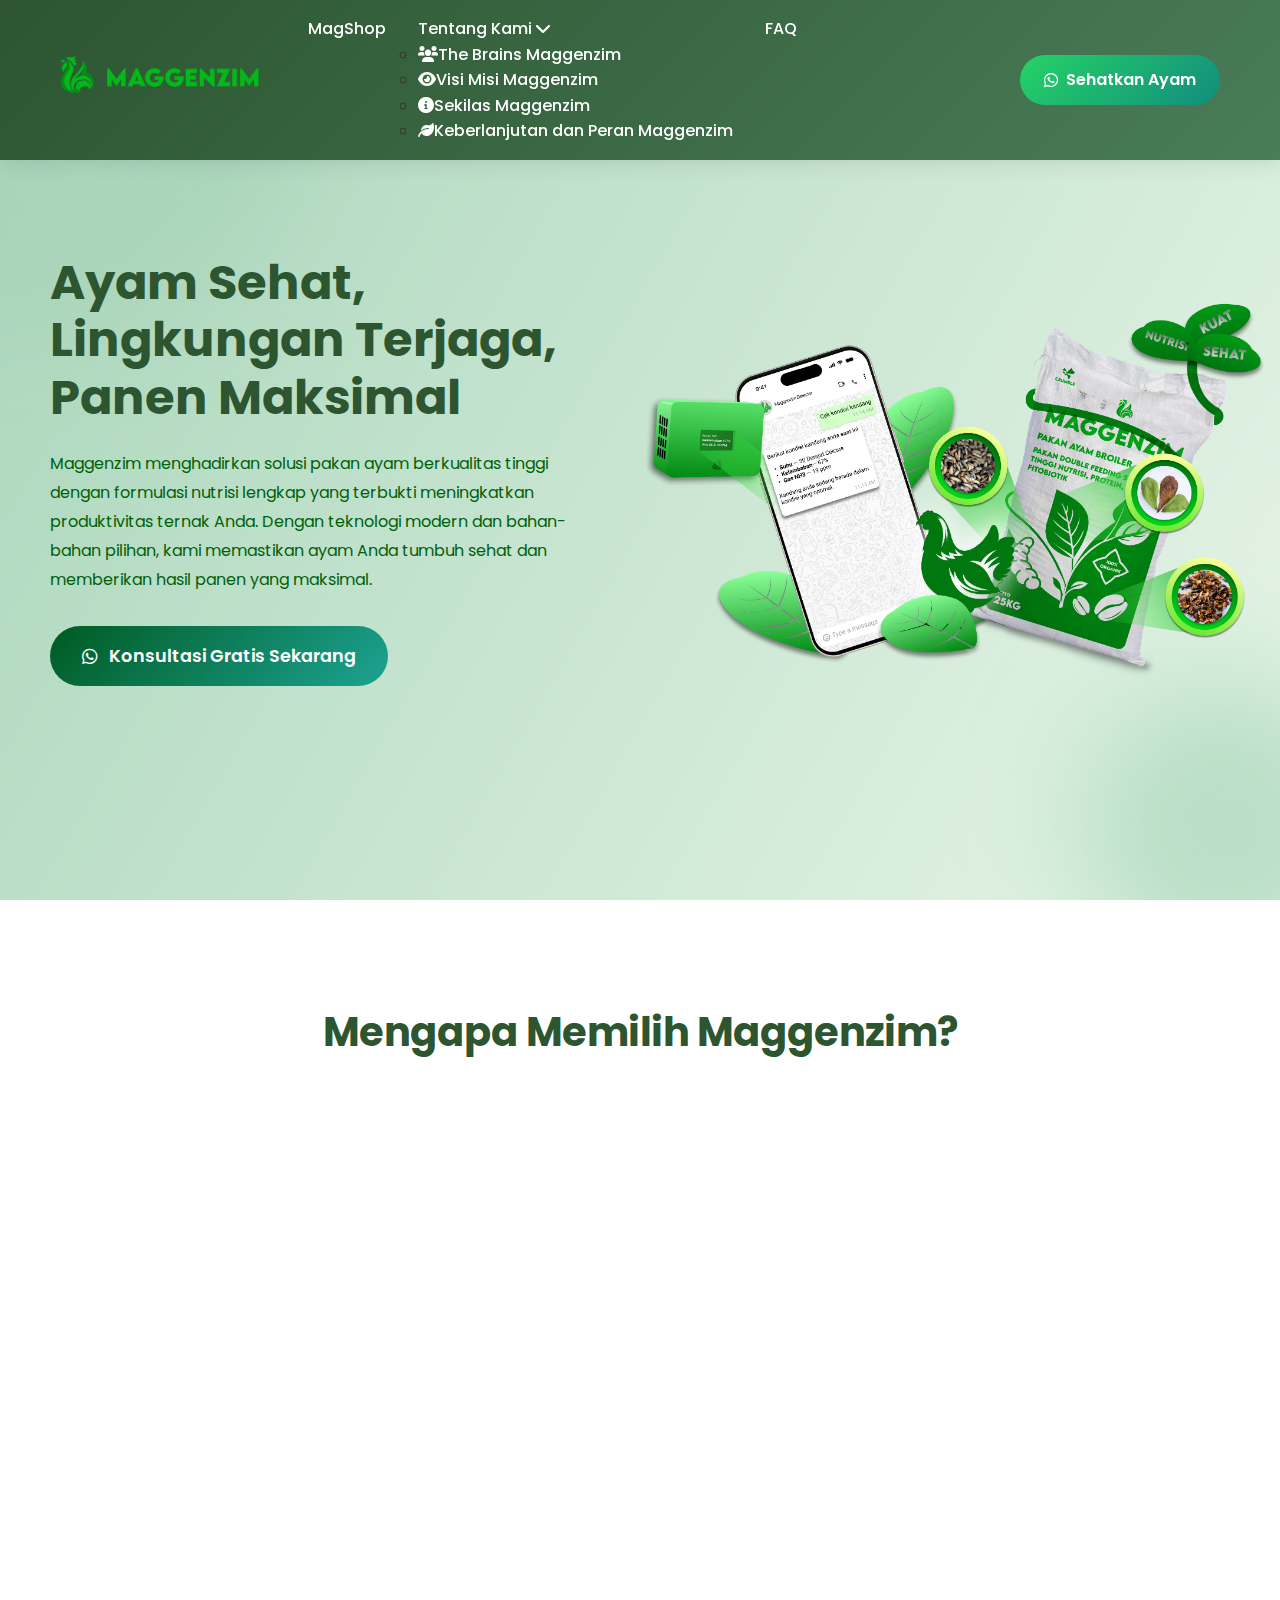
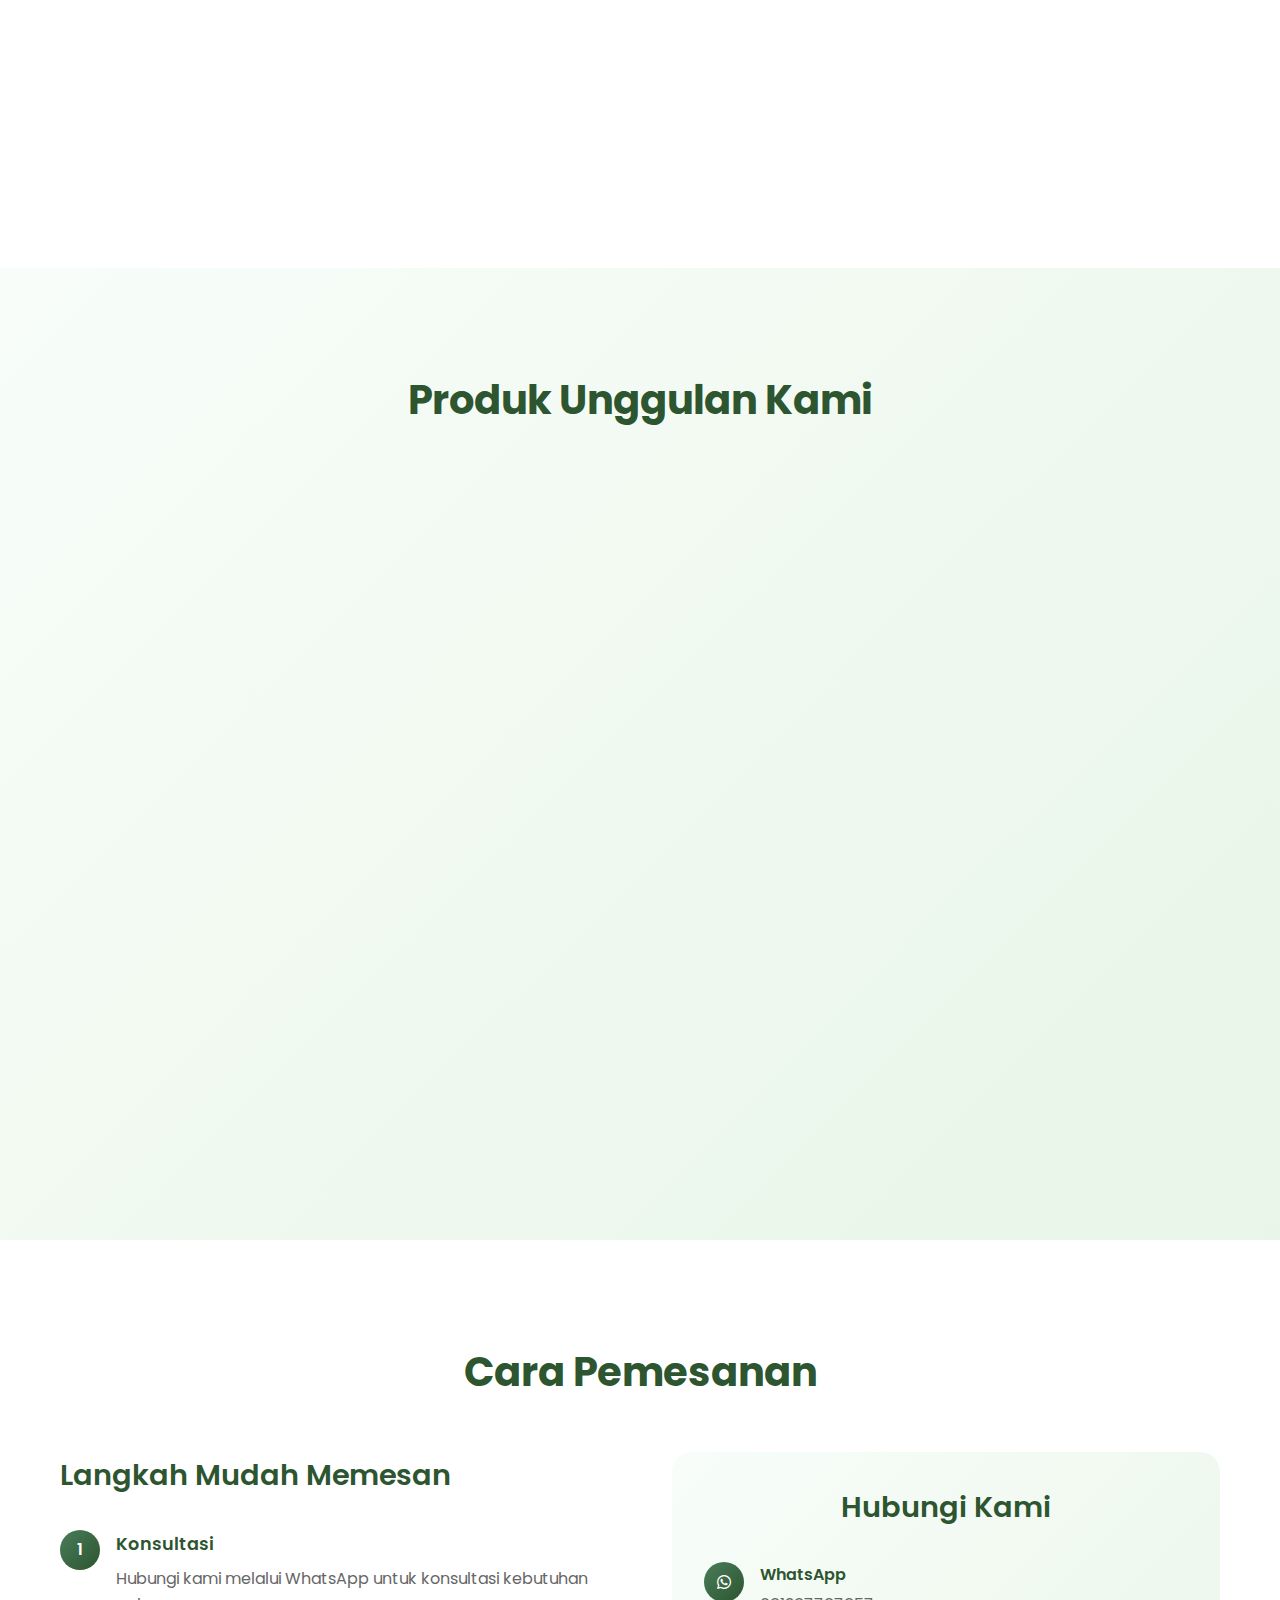
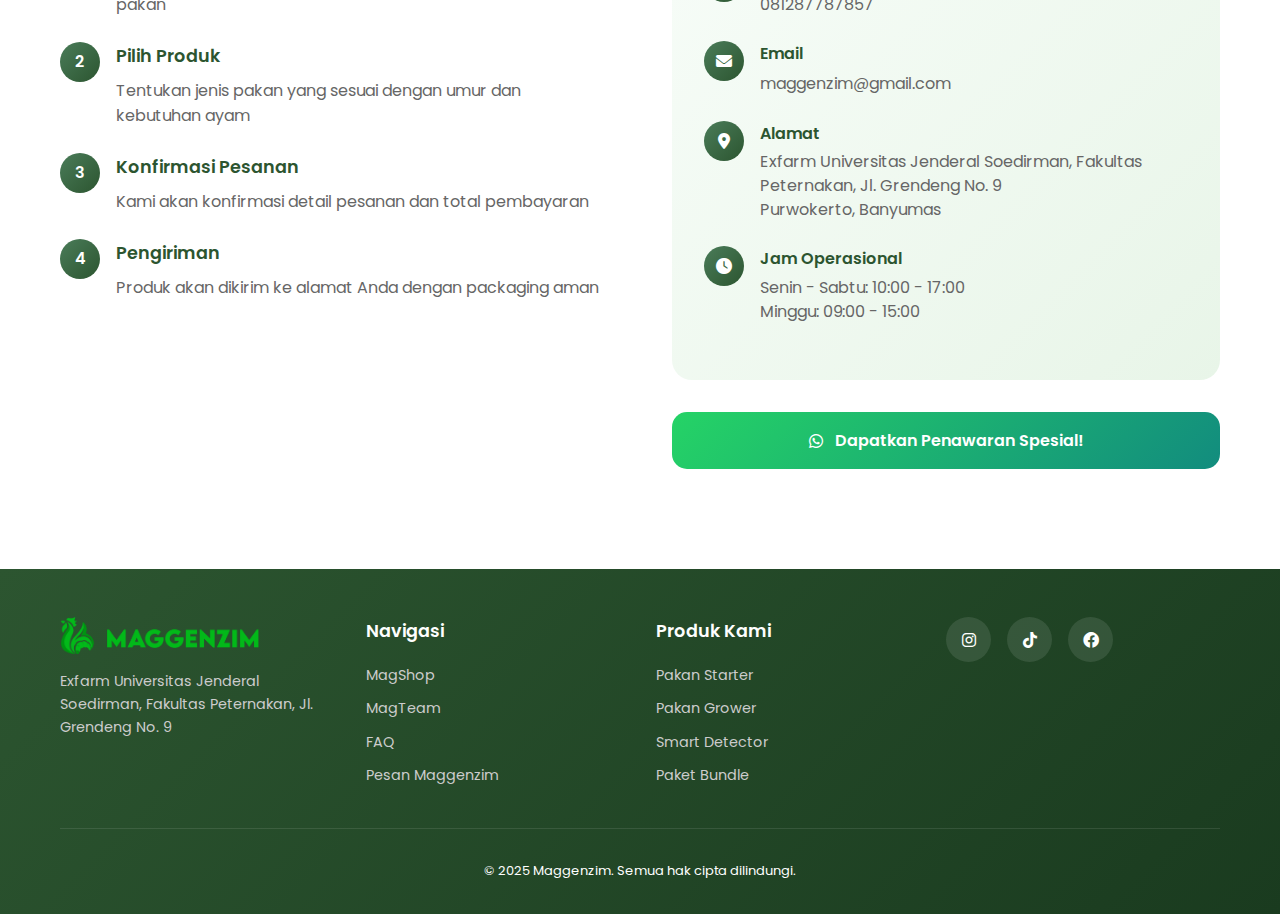
<file: index.html>
<!DOCTYPE html>
<html lang="id">
  <head>
    <meta charset="UTF-8" />
    <meta name="viewport" content="width=device-width, initial-scale=1.0" />
    <title>Maggenzim - Ayam Sehat, Lingkungan Sehat</title>

    <!-- Favicon -->
    <link
      rel="icon"
      type="image/x-icon"
      href="images/favicon_maggenzim/favicon.ico"
    />
    <link
      rel="icon"
      type="image/png"
      sizes="16x16"
      href="images/favicon_maggenzim/favicon-16x16.png"
    />
    <link
      rel="icon"
      type="image/png"
      sizes="32x32"
      href="images/favicon_maggenzim/favicon-32x32.png"
    />
    <link
      rel="apple-touch-icon"
      sizes="180x180"
      href="images/favicon_maggenzim/apple-touch-icon-180x180.png"
    />
    <meta name="theme-color" content="#4a7c59" />

    <link rel="stylesheet" href="css/style.css" />
    <link href="https://unpkg.com/aos@2.3.1/dist/aos.css" rel="stylesheet" />
    <link
      href="https://cdnjs.cloudflare.com/ajax/libs/font-awesome/6.0.0/css/all.min.css"
      rel="stylesheet"
    />
    <link
      href="https://fonts.googleapis.com/css2?family=Poppins:wght@300;400;500;600;700&display=swap"
      rel="stylesheet"
    />
  </head>
  <body>
    <!-- Navbar -->
    <nav class="navbar">
      <div class="nav-container">
        <div class="nav-left">
          <div class="logo">
            <a href="index.html">
              <img src="images/LogoWebMag.png" alt="Maggenzim Logo" />
            </a>
          </div>
          <ul class="nav-menu desktop-menu">
            <li><a href="magshop.html">MagShop</a></li>
            <li class="dropdown">
              <a href="#" class="#"
                >Tentang Kami <i class="fas fa-chevron-down"></i
              ></a>
              <ul class="dropdown-menu">
                <li>
                  <a href="magteam.html"
                    ><i class="fas fa-users"></i>The Brains Maggenzim</a
                  >
                </li>
                <li>
                  <a href="visi-misi.html"
                    ><i class="fas fa-eye"></i>Visi Misi Maggenzim</a
                  >
                </li>
                <li>
                  <a href="sekilas-maggenzim.html"
                    ><i class="fas fa-info-circle"></i>Sekilas Maggenzim</a
                  >
                </li>
                <li>
                  <a href="keberlanjutan.html"
                    ><i class="fas fa-leaf"></i>Keberlanjutan dan Peran
                    Maggenzim</a
                  >
                </li>
              </ul>
            </li>
            <li><a href="faq.html">FAQ</a></li>
          </ul>
        </div>
        <div class="nav-right">
          <a href="https://wa.me/081287787857" class="cta-btn" target="_blank">
            <i class="fab fa-whatsapp"></i>
            Sehatkan Ayam
          </a>
          <button class="hamburger">
            <span></span>
            <span></span>
            <span></span>
          </button>
        </div>

        <!-- Mobile Menu -->
        <div class="mobile-menu">
          <ul>
            <li><a href="magshop.html">MagShop</a></li>
            <li class="mobile-dropdown">
              <a href="#" class="mobile-dropdown-toggle"
                >Tentang Kami <i class="fas fa-chevron-down"></i
              ></a>
              <ul class="mobile-dropdown-menu">
                <li>
                  <a href="magteam.html"
                    ><i class="fas fa-users"></i>The Brains Maggenzim</a
                  >
                </li>
                <li>
                  <a href="visi-misi.html"
                    ><i class="fas fa-eye"></i>Visi Misi Maggenzim</a
                  >
                </li>
                <li>
                  <a href="sekilas-maggenzim.html"
                    ><i class="fas fa-info-circle"></i>Sekilas Maggenzim</a
                  >
                </li>
                <li>
                  <a href="keberlanjutan.html"
                    ><i class="fas fa-leaf"></i>Keberlanjutan dan Peran
                    Maggenzim</a
                  >
                </li>
              </ul>
            </li>
            <li><a href="faq.html">FAQ</a></li>
            <li class="mobile-cta">
              <a
                href="https://wa.me/081287787857"
                target="_blank"
                rel="noopener"
              >
                <i class="fab fa-whatsapp"></i>
                Sehatkan Ayam
              </a>
            </li>
          </ul>
        </div>
      </div>
    </nav>

    <!-- Hero Section -->
    <section class="hero">
      <div class="hero-container">
        <div class="hero-left">
          <h1 class="hero-title">
            Ayam Sehat, Lingkungan Terjaga, Panen Maksimal
          </h1>
          <p class="hero-description">
            Maggenzim menghadirkan solusi pakan ayam berkualitas tinggi dengan
            formulasi nutrisi lengkap yang terbukti meningkatkan produktivitas
            ternak Anda. Dengan teknologi modern dan bahan-bahan pilihan, kami
            memastikan ayam Anda tumbuh sehat dan memberikan hasil panen yang
            maksimal.
          </p>
          <a href="https://wa.me/081287787857" class="hero-cta" target="_blank">
            <i class="fab fa-whatsapp"></i>
            Konsultasi Gratis Sekarang
          </a>
        </div>
        <div class="hero-right">
          <img
            src="images/hero.png"
            alt="Produk Maggenzim"
            class="hero-image"
          />
        </div>
      </div>
    </section>

    <!-- Why Choose Us Section -->
    <section class="features">
      <div class="container">
        <h2 class="section-title">Mengapa Memilih Maggenzim?</h2>
        <div class="features-grid">
          <div class="feature-card" data-aos="fade-up" data-aos-delay="100">
            <div class="feature-icon">
              <i class="fas fa-dna"></i>
            </div>
            <h3>Formulasi Nutrisi Lengkap</h3>
            <p>
              Mengandung protein, vitamin, dan mineral esensial untuk
              pertumbuhan pesat ayam Anda.
            </p>
          </div>

          <div class="feature-card" data-aos="fade-up" data-aos-delay="200">
            <div class="feature-icon">
              <i class="fas fa-chart-line"></i>
            </div>
            <h3>Meningkatkan FCR</h3>
            <p>
              Konversi pakan lebih efisien, mengurangi biaya produksi hingga
              20%.
            </p>
          </div>

          <div class="feature-card" data-aos="fade-up" data-aos-delay="300">
            <div class="feature-icon">
              <i class="fas fa-shield-alt"></i>
            </div>
            <h3>Meningkatkan Imunitas</h3>
            <p>
              Ayam lebih sehat, angka kematian rendah, dan tahan terhadap
              berbagai penyakit.
            </p>
          </div>

          <div class="feature-card" data-aos="fade-up" data-aos-delay="400">
            <div class="feature-icon">
              <i class="fas fa-weight"></i>
            </div>
            <h3>Bobot Optimal</h3>
            <p>
              Terbukti menghasilkan bobot optimal. Ribuan peternak telah
              merasakan hasilnya.
            </p>
          </div>
        </div>
      </div>
    </section>

    <!-- Products Section -->
    <section class="products">
      <div class="container">
        <h2 class="section-title">Produk Unggulan Kami</h2>
        <div class="products-grid">
          <div class="product-card" data-aos="zoom-in" data-aos-delay="100">
            <div class="product-image">
              <img src="images/produk/MashMaggenzim.png" alt="Pakan Starter" />
            </div>
            <div class="product-info">
              <h3>Pakan Starter</h3>
              <p>Nutrisi lengkap untuk anak ayam umur 0-3 minggu</p>
              <div class="product-buttons">
                <button
                  class="btn-detail"
                  onclick="showProductDetail('starter')"
                >
                  Lihat Detail
                </button>
              </div>
            </div>
          </div>

          <div class="product-card" data-aos="zoom-in" data-aos-delay="200">
            <div class="product-image">
              <img src="images/produk/CrumbMaggenzim.png" alt="Pakan Grower" />
            </div>
            <div class="product-info">
              <h3>Pakan Grower</h3>
              <p>Formula khusus untuk pertumbuhan ayam umur 4-6 minggu</p>
              <div class="product-buttons">
                <button
                  class="btn-detail"
                  onclick="showProductDetail('grower')"
                >
                  Lihat Detail
                </button>
              </div>
            </div>
          </div>

          <div class="product-card" data-aos="zoom-in" data-aos-delay="400">
            <div class="product-image">
              <img src="images/produk/SDMaggenzim.png" alt="Smart Detector" />
            </div>
            <div class="product-info">
              <h3>Smart Detector</h3>
              <p>Alat monitoring kesehatan ayam berbasis teknologi</p>
              <div class="product-buttons">
                <button
                  class="btn-detail"
                  onclick="showProductDetail('detector')"
                >
                  Lihat Detail
                </button>
              </div>
            </div>
          </div>
        </div>
      </div>
    </section>

    <!-- Contact Section -->
    <section class="contact">
      <div class="container">
        <h2 class="section-title">Cara Pemesanan</h2>
        <div class="contact-content">
          <div class="contact-left">
            <h3>Langkah Mudah Memesan</h3>
            <div class="steps">
              <div class="step">
                <div class="step-number">1</div>
                <div class="step-content">
                  <h4>Konsultasi</h4>
                  <p>
                    Hubungi kami melalui WhatsApp untuk konsultasi kebutuhan
                    pakan
                  </p>
                </div>
              </div>
              <div class="step">
                <div class="step-number">2</div>
                <div class="step-content">
                  <h4>Pilih Produk</h4>
                  <p>
                    Tentukan jenis pakan yang sesuai dengan umur dan kebutuhan
                    ayam
                  </p>
                </div>
              </div>
              <div class="step">
                <div class="step-number">3</div>
                <div class="step-content">
                  <h4>Konfirmasi Pesanan</h4>
                  <p>
                    Kami akan konfirmasi detail pesanan dan total pembayaran
                  </p>
                </div>
              </div>
              <div class="step">
                <div class="step-number">4</div>
                <div class="step-content">
                  <h4>Pengiriman</h4>
                  <p>
                    Produk akan dikirim ke alamat Anda dengan packaging aman
                  </p>
                </div>
              </div>
            </div>
          </div>
          <div class="contact-right">
            <div class="contact-info">
              <h3>Hubungi Kami</h3>
              <div class="contact-item">
                <i class="fab fa-whatsapp"></i>
                <div>
                  <h4>WhatsApp</h4>
                  <a href="https://wa.me/081287787857" target="_blank"
                    >081287787857</a
                  >
                </div>
              </div>
              <div class="contact-item">
                <i class="fas fa-envelope"></i>
                <div>
                  <h4>Email</h4>
                  <a href="mailto:maggenzim@gmail.com">maggenzim@gmail.com</a>
                </div>
              </div>
              <div class="contact-item">
                <i class="fas fa-map-marker-alt"></i>
                <div>
                  <h4>Alamat</h4>
                  <p>
                    Exfarm Universitas Jenderal Soedirman, Fakultas Peternakan,
                    Jl. Grendeng No. 9<br />Purwokerto, Banyumas
                  </p>
                </div>
              </div>
              <div class="contact-item">
                <i class="fas fa-clock"></i>
                <div>
                  <h4>Jam Operasional</h4>
                  <p>Senin - Sabtu: 10:00 - 17:00<br />Minggu: 09:00 - 15:00</p>
                </div>
              </div>
            </div>
            <a
              href="https://wa.me/081287787857"
              class="contact-cta"
              target="_blank"
            >
              <i class="fab fa-whatsapp"></i>
              Dapatkan Penawaran Spesial!
            </a>
          </div>
        </div>
      </div>
    </section>

    <!-- Footer -->
    <footer class="footer">
      <div class="container">
        <div class="footer-content">
          <div class="footer-left">
            <div class="logo">
              <img src="images/LogoWebMag.png" alt="Maggenzim Logo" />
            </div>
            <p>
              Exfarm Universitas Jenderal Soedirman, Fakultas Peternakan, Jl.
              Grendeng No. 9
            </p>
          </div>
          <div class="footer-center">
            <div class="footer-nav">
              <h4>Navigasi</h4>
              <ul>
                <li><a href="magshop.html">MagShop</a></li>
                <li><a href="magteam.html">MagTeam</a></li>
                <li><a href="faq.html">FAQ</a></li>
                <li>
                  <a
                    href="https://wa.me/6281287787857"
                    target="_blank"
                    rel="noopener"
                    >Pesan Maggenzim</a
                  >
                </li>
              </ul>
            </div>
            <div class="footer-products">
              <h4>Produk Kami</h4>
              <ul>
                <li>
                  <a href="product-detail.html?product=starter"
                    >Pakan Starter</a
                  >
                </li>
                <li>
                  <a href="product-detail.html?product=grower">Pakan Grower</a>
                </li>
                <li>
                  <a href="product-detail.html?product=detector"
                    >Smart Detector</a
                  >
                </li>
                <li>
                  <a href="product-detail.html?product=paket-starter"
                    >Paket Bundle</a
                  >
                </li>
              </ul>
            </div>
          </div>
          <div class="footer-right">
            <div class="social-links">
              <a href="#" target="_blank"><i class="fab fa-instagram"></i></a>
              <a href="#" target="_blank"><i class="fab fa-tiktok"></i></a>
              <a href="#" target="_blank"><i class="fab fa-facebook"></i></a>
            </div>
          </div>
        </div>
        <div class="footer-bottom">
          <p>&copy; 2025 Maggenzim. Semua hak cipta dilindungi.</p>
        </div>
      </div>
    </footer>

    <!-- Product Detail Modal -->
    <div id="productModal" class="modal">
      <div class="modal-content">
        <span class="close">&times;</span>
        <div id="modalContent"></div>
      </div>
    </div>

    <script src="https://unpkg.com/aos@2.3.1/dist/aos.js"></script>
    <script src="js/script.js"></script>
    <script src="js/mobile.js"></script>
  </body>
</html>
</file>
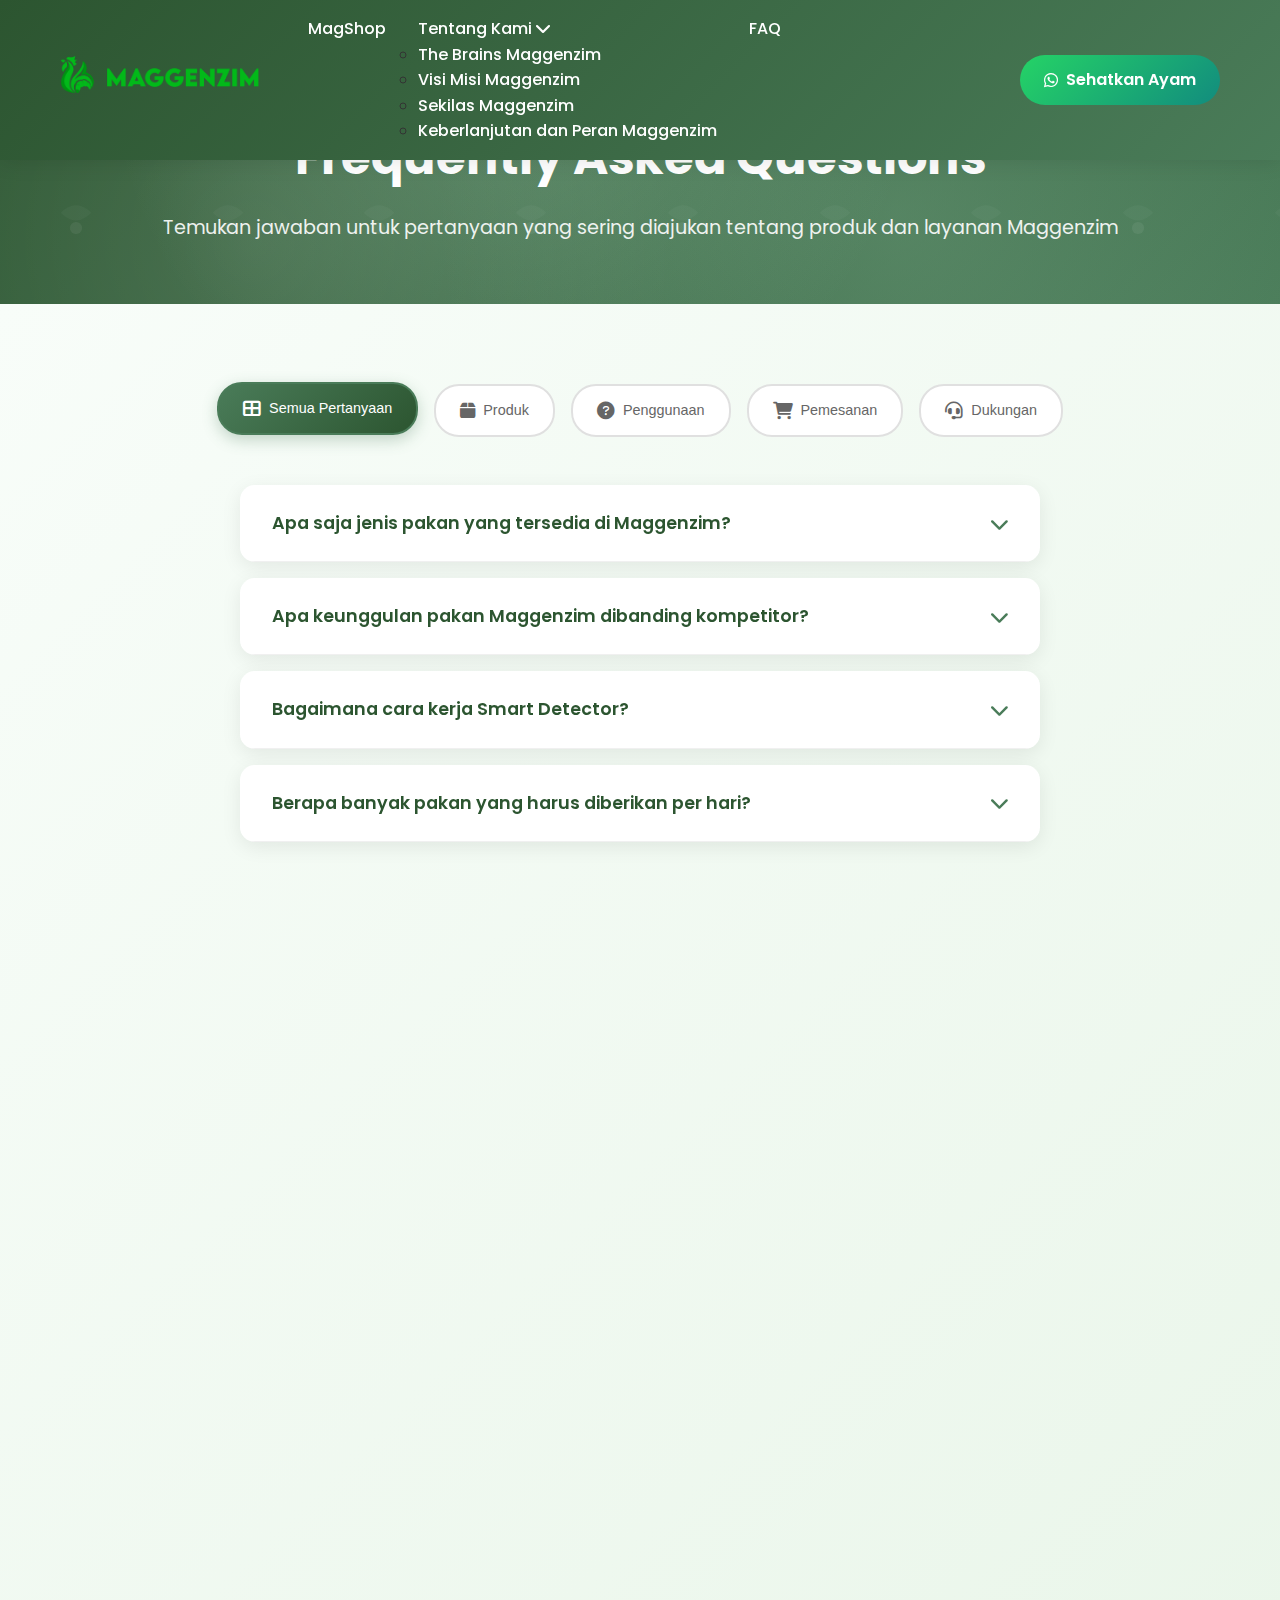
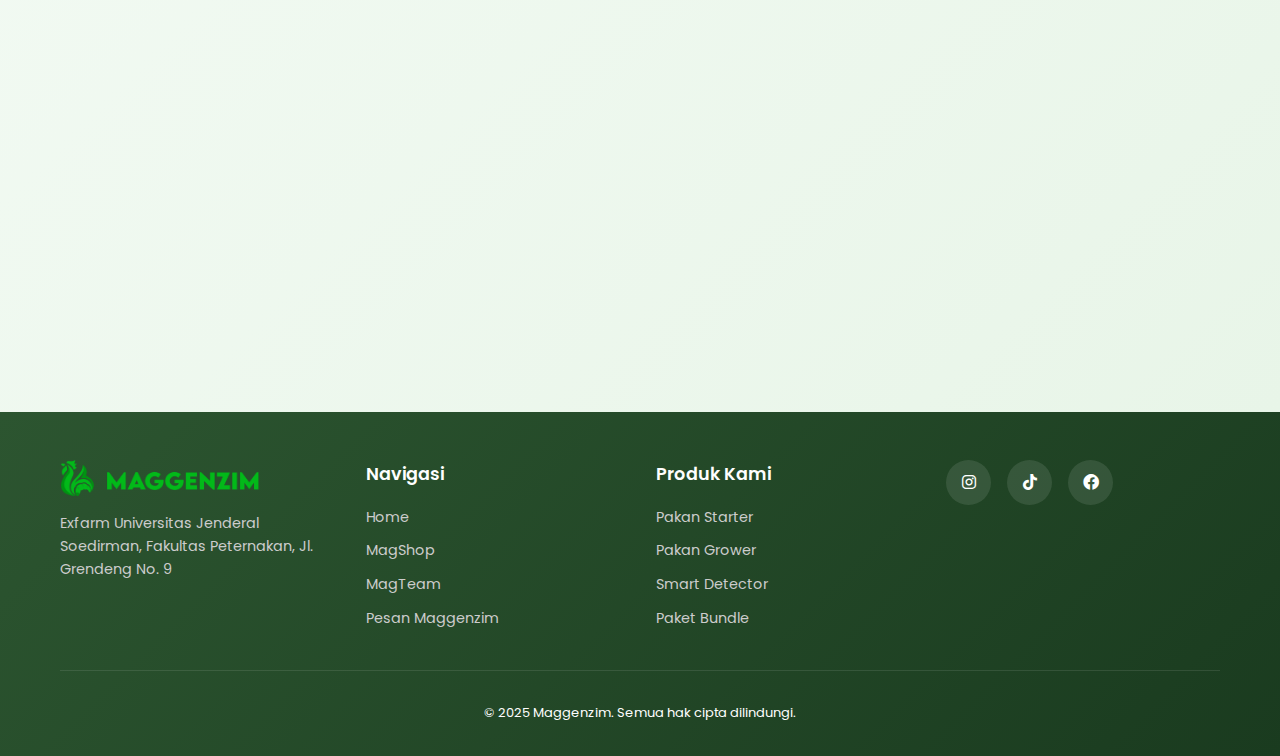
<file: faq.html>
<!DOCTYPE html>
<html lang="id">
  <head>
    <meta charset="UTF-8" />
    <meta name="viewport" content="width=device-width, initial-scale=1.0" />
    <title>FAQ - Maggenzim</title>

    <!-- Favicon -->
    <link
      rel="icon"
      type="image/x-icon"
      href="images/favicon_maggenzim/favicon.ico"
    />
    <link
      rel="icon"
      type="image/png"
      sizes="16x16"
      href="images/favicon_maggenzim/favicon-16x16.png"
    />
    <link
      rel="icon"
      type="image/png"
      sizes="32x32"
      href="images/favicon_maggenzim/favicon-32x32.png"
    />
    <link
      rel="apple-touch-icon"
      sizes="180x180"
      href="images/favicon_maggenzim/apple-touch-icon-180x180.png"
    />
    <meta name="theme-color" content="#4a7c59" />

    <link rel="stylesheet" href="css/style.css" />
    <link rel="stylesheet" href="css/faq.css" />
    <link href="https://unpkg.com/aos@2.3.1/dist/aos.css" rel="stylesheet" />
    <link
      href="https://cdnjs.cloudflare.com/ajax/libs/font-awesome/6.0.0/css/all.min.css"
      rel="stylesheet"
    />
    <link
      href="https://fonts.googleapis.com/css2?family=Poppins:wght@300;400;500;600;700&display=swap"
      rel="stylesheet"
    />
  </head>
  <body>
    <!-- Navbar -->
    <nav class="navbar">
      <div class="nav-container">
        <div class="nav-left">
          <div class="logo">
            <a href="index.html">
              <img src="images/LogoWebMag.png" alt="Maggenzim Logo" />
            </a>
          </div>
          <ul class="nav-menu desktop-menu">
            <li><a href="magshop.html">MagShop</a></li>
            <li class="dropdown">
              <a href="#" class="dropdown-toggle"
                >Tentang Kami <i class="fas fa-chevron-down"></i
              ></a>
              <ul class="dropdown-menu">
                <li><a href="magteam.html">The Brains Maggenzim</a></li>
                <li><a href="visi-misi.html">Visi Misi Maggenzim</a></li>
                <li><a href="sekilas-maggenzim.html">Sekilas Maggenzim</a></li>
                <li>
                  <a href="keberlanjutan.html"
                    >Keberlanjutan dan Peran Maggenzim</a
                  >
                </li>
              </ul>
            </li>
            <li><a href="faq.html">FAQ</a></li>
          </ul>
        </div>
        <div class="nav-right">
          <a
            href="https://wa.me/6281287787857"
            class="cta-btn"
            target="_blank"
            rel="noopener"
          >
            <i class="fab fa-whatsapp"></i>
            Sehatkan Ayam
          </a>
          <button class="hamburger" aria-label="Menu">
            <span></span>
            <span></span>
            <span></span>
          </button>
        </div>

        <!-- Mobile Menu -->
        <div class="mobile-menu">
          <ul>
            <li><a href="magshop.html">MagShop</a></li>
            <li class="mobile-dropdown">
              <a href="#" class="mobile-dropdown-toggle"
                >Tentang Kami <i class="fas fa-chevron-down"></i
              ></a>
              <ul class="mobile-dropdown-menu">
                <li><a href="magteam.html">The Brains Maggenzim</a></li>
                <li><a href="visi-misi.html">Visi Misi Maggenzim</a></li>
                <li><a href="sekilas-maggenzim.html">Sekilas Maggenzim</a></li>
                <li>
                  <a href="keberlanjutan.html"
                    >Keberlanjutan dan Peran Maggenzim</a
                  >
                </li>
              </ul>
            </li>
            <li><a href="faq.html">FAQ</a></li>
            <li class="mobile-cta">
              <a
                href="https://wa.me/6281287787857"
                target="_blank"
                rel="noopener"
              >
                <i class="fab fa-whatsapp"></i>
                Sehatkan Ayam
              </a>
            </li>
          </ul>
        </div>
      </div>
    </nav>

    <!-- FAQ Header -->
    <section class="faq-header">
      <div class="container">
        <h1>Frequently Asked Questions</h1>
        <p>
          Temukan jawaban untuk pertanyaan yang sering diajukan tentang produk
          dan layanan Maggenzim
        </p>
      </div>
    </section>

    <!-- FAQ Content -->
    <section class="faq-content">
      <div class="container">
        <div class="faq-categories">
          <button class="category-btn active" data-category="all">
            <i class="fas fa-th-large"></i>
            Semua Pertanyaan
          </button>
          <button class="category-btn" data-category="products">
            <i class="fas fa-box"></i>
            Produk
          </button>
          <button class="category-btn" data-category="usage">
            <i class="fas fa-question-circle"></i>
            Penggunaan
          </button>
          <button class="category-btn" data-category="order">
            <i class="fas fa-shopping-cart"></i>
            Pemesanan
          </button>
          <button class="category-btn" data-category="support">
            <i class="fas fa-headset"></i>
            Dukungan
          </button>
        </div>

        <div class="faq-items">
          <!-- Product FAQs -->
          <div class="faq-item" data-category="products" data-aos="fade-up">
            <div class="faq-question">
              <h3>Apa saja jenis pakan yang tersedia di Maggenzim?</h3>
              <i class="fas fa-chevron-down"></i>
            </div>
            <div class="faq-answer">
              <p>Maggenzim menyediakan 3 jenis pakan utama untuk ayam:</p>
              <ul>
                <li>
                  <strong>Pakan Starter:</strong> Untuk anak ayam umur 0-3
                  minggu dengan protein 22-24%
                </li>
                <li>
                  <strong>Pakan Grower:</strong> Untuk ayam umur 4-6 minggu
                  dengan protein 20-22%
                </li>
                <li>
                  <strong>Smart Detector:</strong> Alat monitoring kesehatan
                  ayam berbasis IoT
                </li>
              </ul>
              <p>
                Selain itu, kami juga menyediakan paket bundling yang lebih
                hemat untuk peternak.
              </p>
            </div>
          </div>

          <div class="faq-item" data-category="products" data-aos="fade-up">
            <div class="faq-question">
              <h3>Apa keunggulan pakan Maggenzim dibanding kompetitor?</h3>
              <i class="fas fa-chevron-down"></i>
            </div>
            <div class="faq-answer">
              <p>Keunggulan pakan Maggenzim meliputi:</p>
              <ul>
                <li>
                  Formulasi nutrisi lengkap dengan protein berkualitas tinggi
                </li>
                <li>Meningkatkan FCR (Feed Conversion Ratio) hingga 20%</li>
                <li>Mengandung prebiotik alami untuk kesehatan pencernaan</li>
                <li>Bebas dari bahan kimia berbahaya dan hormon pertumbuhan</li>
                <li>Hasil riset dari Universitas Jenderal Soedirman</li>
                <li>Harga bersaing dengan kualitas premium</li>
              </ul>
            </div>
          </div>

          <div class="faq-item" data-category="products" data-aos="fade-up">
            <div class="faq-question">
              <h3>Bagaimana cara kerja Smart Detector?</h3>
              <i class="fas fa-chevron-down"></i>
            </div>
            <div class="faq-answer">
              <p>
                Smart Detector bekerja dengan sistem monitoring real-time yang
                meliputi:
              </p>
              <ul>
                <li>
                  Sensor suhu dan kelembaban untuk memantau kondisi kandang
                </li>
                <li>Sensor gas untuk deteksi kualitas udara (NH3, H2S)</li>
                <li>Koneksi WiFi untuk mengirim data ke smartphone</li>
                <li>Notifikasi otomatis jika ada kondisi yang abnormal</li>
                <li>Dashboard analitik untuk tracking tren kesehatan ayam</li>
                <li>Battery life hingga 12 bulan</li>
              </ul>
            </div>
          </div>

          <!-- Usage FAQs -->
          <div class="faq-item" data-category="usage" data-aos="fade-up">
            <div class="faq-question">
              <h3>Berapa banyak pakan yang harus diberikan per hari?</h3>
              <i class="fas fa-chevron-down"></i>
            </div>
            <div class="faq-answer">
              <p>
                Jumlah pakan yang diberikan bervariasi tergantung umur ayam:
              </p>
              <ul>
                <li>
                  <strong>Umur 0-1 minggu:</strong> 20-25 gram per ekor per hari
                </li>
                <li>
                  <strong>Umur 2-3 minggu:</strong> 35-40 gram per ekor per hari
                </li>
                <li>
                  <strong>Umur 4-5 minggu:</strong> 50-60 gram per ekor per hari
                </li>
                <li>
                  <strong>Umur 6+ minggu:</strong> 70-80 gram per ekor per hari
                </li>
              </ul>
              <p>
                Berikan dalam 3-4 kali pemberian per hari dan selalu sediakan
                air minum yang bersih.
              </p>
            </div>
          </div>

          <div class="faq-item" data-category="usage" data-aos="fade-up">
            <div class="faq-question">
              <h3>Bagaimana cara melakukan transisi antar jenis pakan?</h3>
              <i class="fas fa-chevron-down"></i>
            </div>
            <div class="faq-answer">
              <p>
                Transisi pakan harus dilakukan secara bertahap untuk menghindari
                stress pada ayam:
              </p>
              <ul>
                <li>
                  <strong>Hari 1-2:</strong> Campurkan 75% pakan lama + 25%
                  pakan baru
                </li>
                <li>
                  <strong>Hari 3-4:</strong> Campurkan 50% pakan lama + 50%
                  pakan baru
                </li>
                <li>
                  <strong>Hari 5-6:</strong> Campurkan 25% pakan lama + 75%
                  pakan baru
                </li>
                <li><strong>Hari 7+:</strong> Gunakan 100% pakan baru</li>
              </ul>
              <p>
                Pantau kondisi ayam selama masa transisi dan konsultasikan
                dengan tim ahli kami jika diperlukan.
              </p>
            </div>
          </div>

          <div class="faq-item" data-category="usage" data-aos="fade-up">
            <div class="faq-question">
              <h3>Bagaimana cara penyimpanan pakan yang benar?</h3>
              <i class="fas fa-chevron-down"></i>
            </div>
            <div class="faq-answer">
              <p>
                Untuk menjaga kualitas pakan, ikuti tips penyimpanan berikut:
              </p>
              <ul>
                <li>Simpan di tempat yang kering dan sejuk (suhu < 30°C)</li>
                <li>
                  Gunakan wadah kedap udara atau karung yang tertutup rapat
                </li>
                <li>Hindari paparan langsung sinar matahari</li>
                <li>Jauhkan dari tempat lembab dan sumber air</li>
                <li>Gunakan sistem FIFO (First In First Out)</li>
                <li>Periksa tanggal expired secara berkala</li>
              </ul>
            </div>
          </div>

          <!-- Order FAQs -->
          <div class="faq-item" data-category="order" data-aos="fade-up">
            <div class="faq-question">
              <h3>Bagaimana cara memesan produk Maggenzim?</h3>
              <i class="fas fa-chevron-down"></i>
            </div>
            <div class="faq-answer">
              <p>Pemesanan dapat dilakukan melalui beberapa cara:</p>
              <ul>
                <li>
                  <strong>WhatsApp:</strong> Chat langsung ke +6281287787857
                </li>
                <li>
                  <strong>Website:</strong> Klik tombol "Beli" pada produk yang
                  diinginkan
                </li>
                <li><strong>Telepon:</strong> Hubungi customer service kami</li>
              </ul>
              <p>
                Tim customer service kami akan membantu proses pemesanan dan
                memberikan informasi detail mengenai harga, ketersediaan stok,
                dan pengiriman.
              </p>
            </div>
          </div>

          <div class="faq-item" data-category="order" data-aos="fade-up">
            <div class="faq-question">
              <h3>Apa saja metode pembayaran yang tersedia?</h3>
              <i class="fas fa-chevron-down"></i>
            </div>
            <div class="faq-answer">
              <p>Maggenzim menerima berbagai metode pembayaran:</p>
              <ul>
                <li>Transfer bank (BCA, BRI, BNI, Mandiri)</li>
                <li>E-wallet (GoPay, OVO, Dana, ShopeePay)</li>
                <li>Cash on Delivery (COD) untuk area tertentu</li>
                <li>Pembayaran di tempat untuk pickup langsung</li>
              </ul>
              <p>
                Semua transaksi dijamin aman dan akan mendapat konfirmasi
                setelah pembayaran diterima.
              </p>
            </div>
          </div>

          <div class="faq-item" data-category="order" data-aos="fade-up">
            <div class="faq-question">
              <h3>Berapa lama waktu pengiriman?</h3>
              <i class="fas fa-chevron-down"></i>
            </div>
            <div class="faq-answer">
              <p>Waktu pengiriman bervariasi tergantung lokasi:</p>
              <ul>
                <li><strong>Purwokerto & sekitar:</strong> 1-2 hari kerja</li>
                <li><strong>Jawa Tengah:</strong> 2-3 hari kerja</li>
                <li>
                  <strong>Jawa Barat & Jawa Timur:</strong> 3-4 hari kerja
                </li>
                <li><strong>Luar Pulau Jawa:</strong> 5-7 hari kerja</li>
              </ul>
              <p>
                Anda akan mendapat nomor resi untuk tracking pengiriman dan
                notifikasi WhatsApp ketika pesanan sudah dikirim.
              </p>
            </div>
          </div>

          <!-- Support FAQs -->
          <div class="faq-item" data-category="support" data-aos="fade-up">
            <div class="faq-question">
              <h3>Apakah tersedia konsultasi gratis?</h3>
              <i class="fas fa-chevron-down"></i>
            </div>
            <div class="faq-answer">
              <p>
                Ya! Maggenzim menyediakan layanan konsultasi gratis untuk semua
                pelanggan:
              </p>
              <ul>
                <li>Konsultasi pemilihan jenis pakan yang tepat</li>
                <li>Panduan teknis penggunaan produk</li>
                <li>Tips manajemen peternakan ayam</li>
                <li>Troubleshooting masalah yang dihadapi</li>
                <li>Monitoring performa ayam</li>
              </ul>
              <p>
                Konsultasi dapat dilakukan melalui WhatsApp, telepon, atau
                kunjungan langsung ke lokasi kami.
              </p>
            </div>
          </div>

          <div class="faq-item" data-category="support" data-aos="fade-up">
            <div class="faq-question">
              <h3>Apa yang harus dilakukan jika ayam sakit?</h3>
              <i class="fas fa-chevron-down"></i>
            </div>
            <div class="faq-answer">
              <p>
                Jika ayam menunjukkan gejala sakit, segera lakukan langkah
                berikut:
              </p>
              <ul>
                <li>Isolasi ayam yang sakit dari kelompok</li>
                <li>Periksa suhu, kelembaban, dan ventilasi kandang</li>
                <li>Pastikan air minum selalu tersedia dan bersih</li>
                <li>Hubungi tim ahli Maggenzim untuk konsultasi</li>
                <li>Jika perlu, konsultasikan dengan dokter hewan</li>
              </ul>
              <p>
                Tim ahli kami siap membantu 24/7 untuk memberikan solusi terbaik
                bagi masalah kesehatan ayam Anda.
              </p>
            </div>
          </div>

          <div class="faq-item" data-category="support" data-aos="fade-up">
            <div class="faq-question">
              <h3>Bagaimana cara menghubungi customer service?</h3>
              <i class="fas fa-chevron-down"></i>
            </div>
            <div class="faq-answer">
              <p>Customer service Maggenzim dapat dihubungi melalui:</p>
              <ul>
                <li><strong>WhatsApp:</strong> +6281287787857 (24/7)</li>
                <li><strong>Email:</strong> maggenzim@gmail.com</li>
                <li><strong>Telepon:</strong> (0281) 123-4567</li>
                <li>
                  <strong>Alamat:</strong> Exfarm Universitas Jenderal
                  Soedirman, Fakultas Peternakan, Jl. Grendeng No. 9
                </li>
              </ul>
              <p>
                Tim customer service kami terdiri dari para ahli yang
                berpengalaman dan siap membantu Anda dengan response time yang
                cepat.
              </p>
            </div>
          </div>
        </div>

        <!-- Contact CTA -->
        <div class="faq-cta" data-aos="fade-up">
          <div class="cta-content">
            <h2>Masih ada pertanyaan lain?</h2>
            <p>
              Tim ahli kami siap membantu Anda dengan pertanyaan apapun tentang
              produk dan layanan Maggenzim
            </p>
            <a
              href="https://wa.me/6281287787857?text=Halo, saya ingin bertanya tentang produk Maggenzim"
              class="cta-button"
              target="_blank"
              rel="noopener"
            >
              <i class="fab fa-whatsapp"></i>
              Hubungi Kami Sekarang
            </a>
          </div>
        </div>
      </div>
    </section>

    <!-- Footer -->
    <footer class="footer">
      <div class="container">
        <div class="footer-content">
          <div class="footer-left">
            <div class="logo">
              <img src="images/LogoWebMag.png" alt="Maggenzim Logo" />
            </div>
            <p>
              Exfarm Universitas Jenderal Soedirman, Fakultas Peternakan, Jl.
              Grendeng No. 9
            </p>
          </div>
          <div class="footer-center">
            <div class="footer-nav">
              <h4>Navigasi</h4>
              <ul>
                <li><a href="index.html">Home</a></li>
                <li><a href="magshop.html">MagShop</a></li>
                <li><a href="magteam.html">MagTeam</a></li>
                <li>
                  <a
                    href="https://wa.me/6281287787857"
                    target="_blank"
                    rel="noopener"
                    >Pesan Maggenzim</a
                  >
                </li>
              </ul>
            </div>
            <div class="footer-products">
              <h4>Produk Kami</h4>
              <ul>
                <li>
                  <a href="product-detail.html?product=starter"
                    >Pakan Starter</a
                  >
                </li>
                <li>
                  <a href="product-detail.html?product=grower">Pakan Grower</a>
                </li>
                <li>
                  <a href="product-detail.html?product=detector"
                    >Smart Detector</a
                  >
                </li>
                <li>
                  <a href="product-detail.html?product=paket-starter"
                    >Paket Bundle</a
                  >
                </li>
              </ul>
            </div>
          </div>
          <div class="footer-right">
            <div class="social-links">
              <a href="#" target="_blank" title="Instagram"
                ><i class="fab fa-instagram"></i
              ></a>
              <a href="#" target="_blank" title="TikTok"
                ><i class="fab fa-tiktok"></i
              ></a>
              <a href="#" target="_blank" title="Facebook"
                ><i class="fab fa-facebook"></i
              ></a>
            </div>
          </div>
        </div>
        <div class="footer-bottom">
          <p>&copy; 2025 Maggenzim. Semua hak cipta dilindungi.</p>
        </div>
      </div>
    </footer>

    <script src="https://unpkg.com/aos@2.3.1/dist/aos.js"></script>
    <script src="js/script.js"></script>
    <script src="js/faq.js"></script>
    <script src="js/mobile.js"></script>
  </body>
</html>
</file>
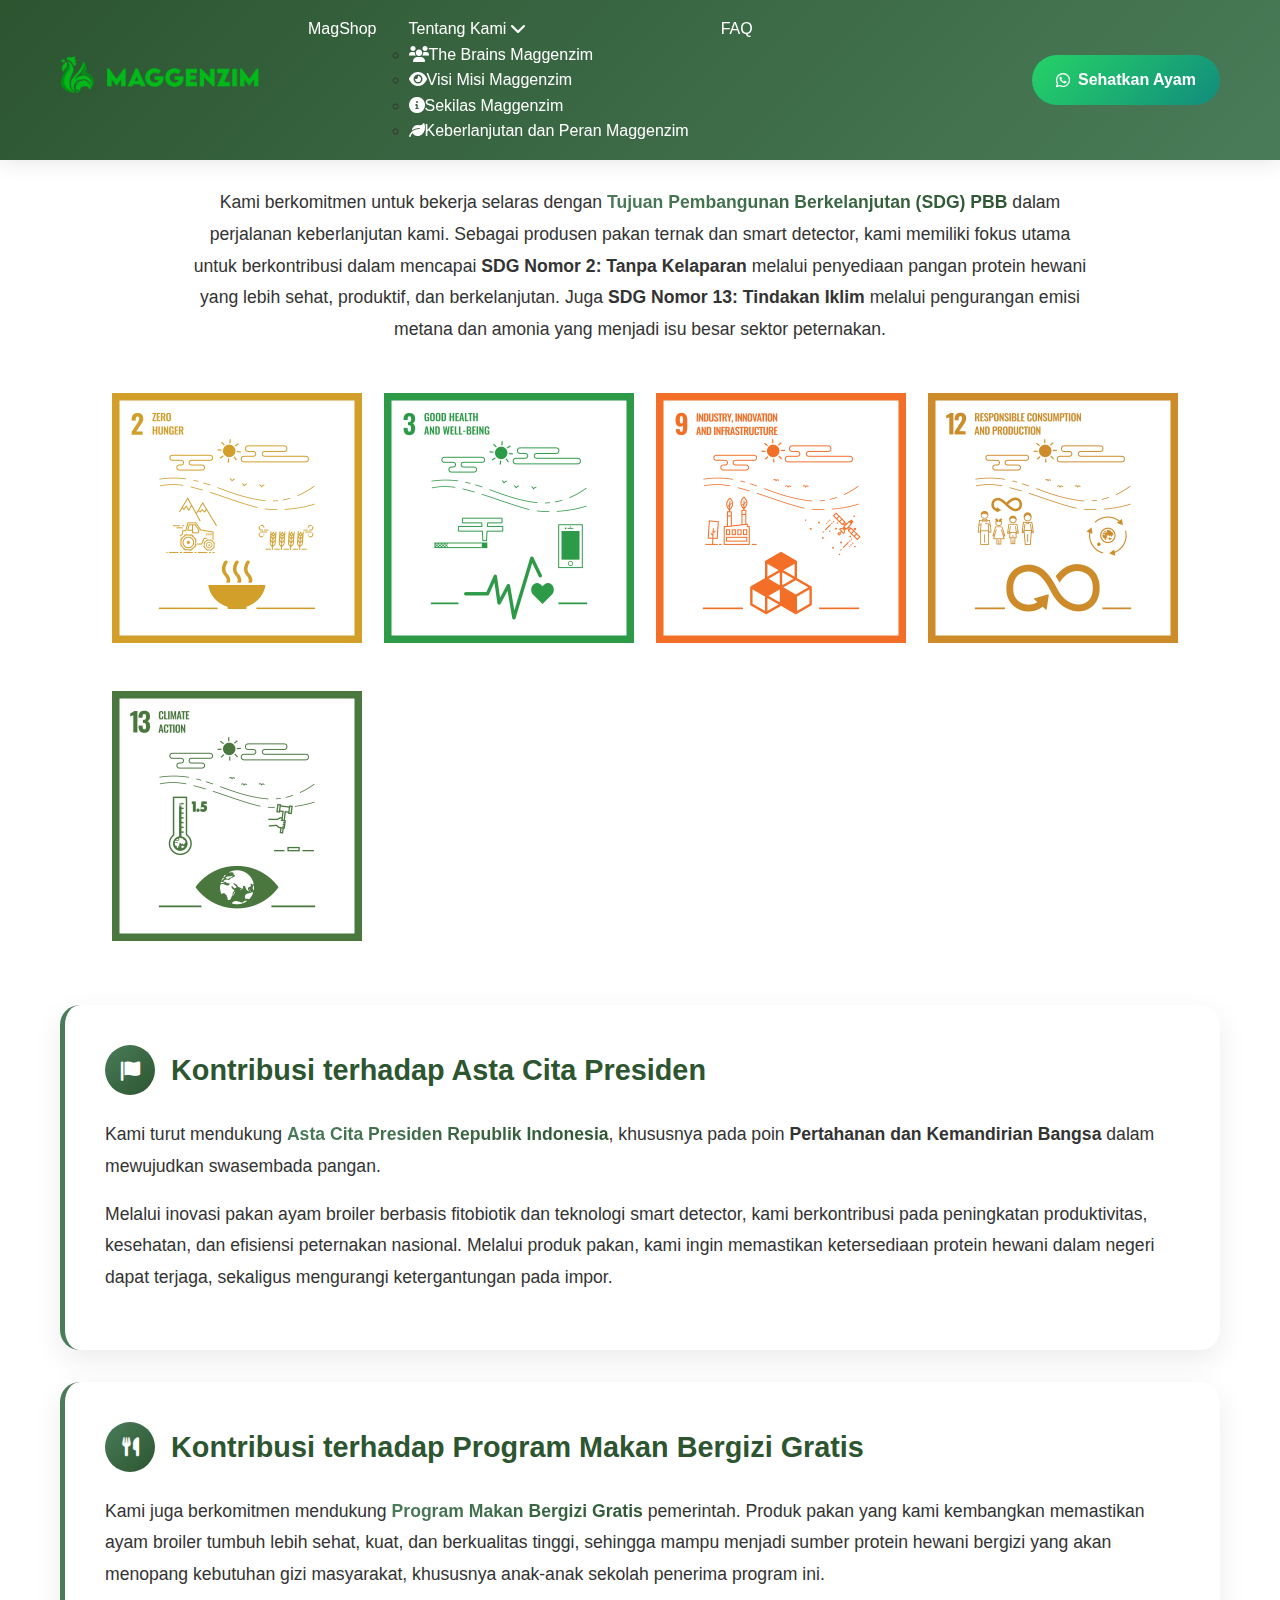
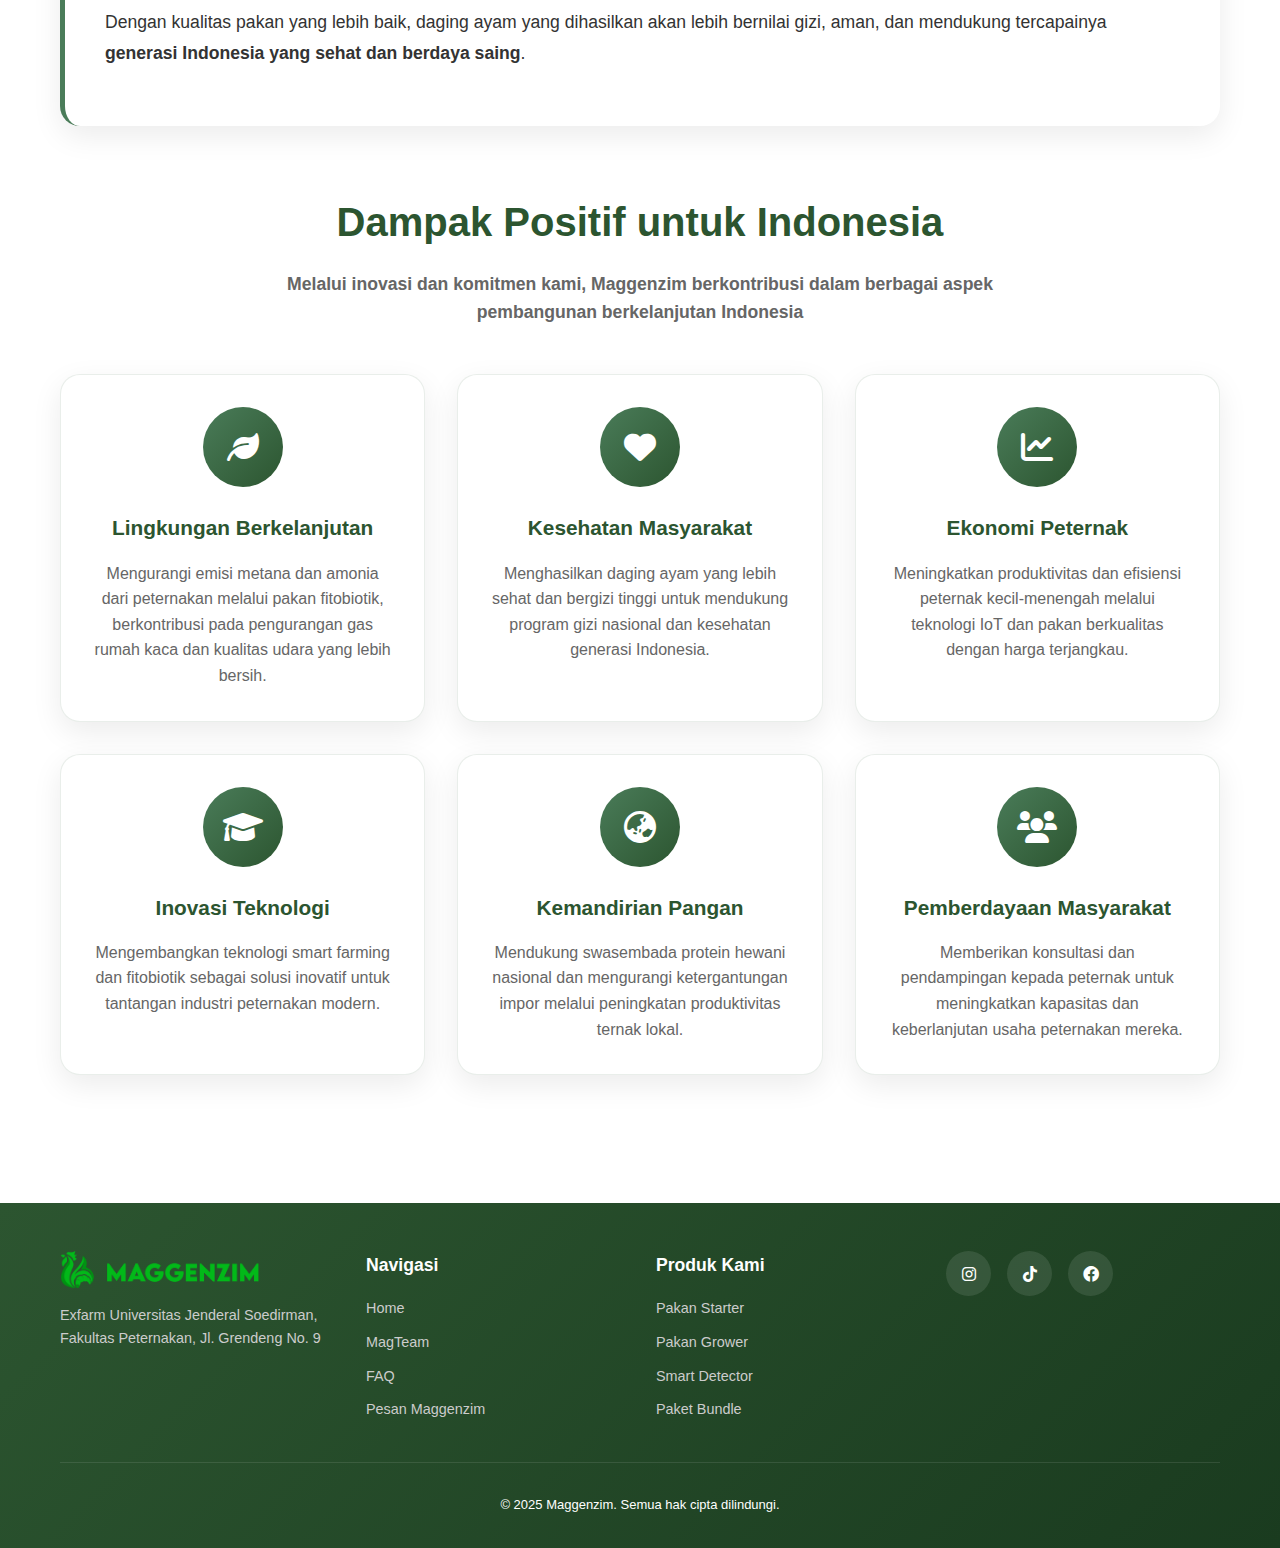
<file: keberlanjutan.html>
<!DOCTYPE html>
<html lang="id">
  <head>
    <meta charset="UTF-8" />
    <meta name="viewport" content="width=device-width, initial-scale=1.0" />
    <title>Keberlanjutan dan Peran Maggenzim - SDG & Asta Cita</title>
    <meta
      name="description"
      content="Kontribusi Maggenzim terhadap Tujuan Pembangunan Berkelanjutan, Asta Cita Presiden, dan Program Makan Bergizi Gratis melalui inovasi pakan fitobiotik dan teknologi IoT."
    />
  <!-- Favicon -->
  <link rel="icon" type="image/x-icon" href="images/favicon_maggenzim/favicon.ico" />
  <link rel="icon" type="image/png" sizes="16x16" href="images/favicon_maggenzim/favicon-16x16.png" />
  <link rel="icon" type="image/png" sizes="32x32" href="images/favicon_maggenzim/favicon-32x32.png" />
  <link rel="apple-touch-icon" sizes="180x180" href="images/favicon_maggenzim/apple-touch-icon-180x180.png" />

    <!-- Font Awesome -->
    <link
      rel="stylesheet"
      href="https://cdnjs.cloudflare.com/ajax/libs/font-awesome/6.0.0-beta3/css/all.min.css"
    />
    <!-- Main CSS -->
    <link rel="stylesheet" href="css/style.css" />
    <style>
      .sustainability-hero {
        background: linear-gradient(
            135deg,
            rgba(44, 85, 48, 0.95),
            rgba(74, 124, 89, 0.95)
          ),
          url("images/hero-bg.jpg") center/cover;
        padding: 120px 0 60px;
        text-align: center;
        color: white;
        position: relative;
        overflow: hidden;
      }

      .sustainability-hero::before {
        content: "";
        position: absolute;
        top: 0;
        left: 0;
        right: 0;
        bottom: 0;
        background: radial-gradient(
            circle at 30% 20%,
            rgba(168, 213, 186, 0.3) 0%,
            transparent 50%
          ),
          radial-gradient(
            circle at 70% 80%,
            rgba(168, 213, 186, 0.2) 0%,
            transparent 50%
          );
        animation: float 20s ease-in-out infinite;
      }

      .sustainability-hero .container {
        position: relative;
        z-index: 1;
      }

      .sustainability-hero h1 {
        font-size: 3rem;
        font-weight: 700;
        margin-bottom: 1rem;
      }

      .sustainability-hero p {
        font-size: 1.2rem;
        opacity: 0.9;
        max-width: 800px;
        margin: 0 auto;
      }

      .sustainability-content {
        padding: 0px 0;
        background: white;
      }

      .section-title {
        text-align: center;
        margin-bottom: 1rem;
      }

      .section-title h2 {
        font-size: 2.5rem;
        font-weight: 700;
        color: #2c5530;
        margin-bottom: 1rem;
      }

      .section-title p {
        font-size: 1.1rem;
        color: #666;
        max-width: 800px;
        margin: 0 auto;
        line-height: 1.6;
      }

      .sdg-section {
        /* background: linear-gradient(135deg, #f8fdf9, #e8f5e8); */
        padding: 1rem 0;
        margin: 4rem 0;
        border-radius: 30px;
      }

      .sdg-intro {
        text-align: center;
        margin-top: 2rem;
        margin-bottom: 3rem;
      }

      .sdg-intro h3 {
        font-size: 2rem;
        font-weight: 600;
        color: #2c5530;
        margin-bottom: 1.5rem;
      }

      .sdg-intro p {
        font-size: 1.1rem;
        line-height: 1.8;
        color: #333;
        max-width: 900px;
        margin: 0 auto;
      }

      .sdg-grid {
        display: grid;
        grid-template-columns: repeat(auto-fit, minmax(200px, 1fr));
        gap: 2rem;
        margin: 3rem 0;
        max-width: 1200px;
        margin-left: auto;
        margin-right: auto;
        padding: 0 2rem;
      }

      .sdg-item {
        text-align: center;
        padding: 1.5rem;
        background: white;
        border-radius: 20px;
        box-shadow: 0 8px 25px rgba(0, 0, 0, 0.1);
        transition: all 0.3s ease;
        border: 2px solid transparent;
      }

      .sdg-item:hover {
        transform: translateY(-8px);
        box-shadow: 0 15px 40px rgba(44, 85, 48, 0.2);
        border-color: #4a7c59;
      }

      .sdg-icon {
        width: 250px;
        height: 250px;
        margin: 0 auto 1rem;
        overflow: hidden;
        background: transparent;
        padding: 0;
      }

      .sdg-icon img {
        width: 100%;
        height: 100%;
        object-fit: contain;
        display: block;
      }

      .sdg-placeholder {
        width: 100%;
        height: 100%;
        background: linear-gradient(135deg, #4a7c59, #2c5530);
        display: flex;
        align-items: center;
        justify-content: center;
        color: white;
        font-weight: bold;
        font-size: 0.8rem;
        text-align: center;
      }

      .program-card {
        background: white;
        border-radius: 20px;
        padding: 2.5rem;
        margin: 2rem 0;
        box-shadow: 0 10px 30px rgba(0, 0, 0, 0.08);
        border-left: 5px solid #4a7c59;
        transition: all 0.3s ease;
      }

      .program-card:hover {
        transform: translateY(-5px);
        box-shadow: 0 15px 40px rgba(44, 85, 48, 0.15);
      }

      .program-card h3 {
        font-size: 1.8rem;
        font-weight: 600;
        color: #2c5530;
        margin-bottom: 1.5rem;
        display: flex;
        align-items: center;
        gap: 1rem;
      }

      .program-icon {
        width: 50px;
        height: 50px;
        background: linear-gradient(135deg, #4a7c59, #2c5530);
        border-radius: 50%;
        display: flex;
        align-items: center;
        justify-content: center;
        color: white;
        font-size: 1.2rem;
      }

      .program-card p {
        font-size: 1.1rem;
        line-height: 1.8;
        color: #333;
        margin-bottom: 1rem;
      }

      .highlight-text {
        background: linear-gradient(135deg, #4a7c59, #2c5530);
        background-clip: text;
        -webkit-background-clip: text;
        -webkit-text-fill-color: transparent;
        font-weight: 600;
      }

      .contribution-grid {
        display: grid;
        grid-template-columns: repeat(auto-fit, minmax(300px, 1fr));
        gap: 2rem;
        margin: 3rem 0;
      }

      .contribution-item {
        background: white;
        border-radius: 20px;
        padding: 2rem;
        box-shadow: 0 10px 30px rgba(0, 0, 0, 0.08);
        text-align: center;
        transition: all 0.3s ease;
        border: 1px solid rgba(44, 85, 48, 0.1);
      }

      .contribution-item:hover {
        transform: translateY(-10px);
        box-shadow: 0 20px 50px rgba(44, 85, 48, 0.15);
      }

      .contribution-icon {
        width: 80px;
        height: 80px;
        background: linear-gradient(135deg, #4a7c59, #2c5530);
        border-radius: 50%;
        display: flex;
        align-items: center;
        justify-content: center;
        color: white;
        font-size: 2rem;
        margin: 0 auto 1.5rem;
      }

      .contribution-item h4 {
        font-size: 1.3rem;
        font-weight: 600;
        color: #2c5530;
        margin-bottom: 1rem;
      }

      .contribution-item p {
        color: #666;
        line-height: 1.6;
      }

      @keyframes float {
        0%,
        100% {
          transform: translateX(0px) translateY(0px);
        }
        25% {
          transform: translateX(10px) translateY(-10px);
        }
        50% {
          transform: translateX(-5px) translateY(5px);
        }
        75% {
          transform: translateX(-10px) translateY(-5px);
        }
      }

      /* Mobile Responsive */
      @media (max-width: 768px) {
        .sustainability-hero {
          padding: 120px 0 60px;
        }

        .sustainability-hero h1 {
          font-size: 2.2rem;
        }

        .sustainability-hero p {
          font-size: 1rem;
          padding: 0 1rem;
        }

        .sustainability-content {
          padding: 60px 0;
        }

        .section-title h2 {
          font-size: 2rem;
        }

        .sdg-section {
          margin: 2rem 1rem;
          padding: 2rem 1rem;
        }

        .sdg-intro h3 {
          font-size: 1.6rem;
        }

        .sdg-intro p {
          font-size: 1rem;
          padding: 0 1rem;
        }

        .sdg-grid {
          grid-template-columns: repeat(3, 1fr);
          gap: 1rem;
        }

        .program-card {
          padding: 1.5rem;
          margin: 1rem;
        }

        .program-card h3 {
          font-size: 1.4rem;
          flex-direction: column;
          text-align: center;
        }

        .contribution-grid {
          grid-template-columns: 1fr;
          gap: 1.5rem;
          margin: 2rem 1rem;
        }

        .contribution-item {
          padding: 1.5rem;
        }
      }
    </style>
  </head>

  <body>
    <!-- Navbar -->
    <nav class="navbar">
      <div class="nav-container">
        <div class="nav-left">
          <div class="logo">
            <a href="index.html">
              <img src="images/LogoWebMag.png" alt="Maggenzim Logo" />
            </a>
          </div>
          <ul class="nav-menu desktop-menu">
            <li><a href="magshop.html">MagShop</a></li>
            <li class="dropdown">
              <a href="#" class="#"
                >Tentang Kami <i class="fas fa-chevron-down"></i
              ></a>
              <ul class="dropdown-menu">
                <li>
                  <a href="magteam.html"
                    ><i class="fas fa-users"></i>The Brains Maggenzim</a
                  >
                </li>
                <li>
                  <a href="visi-misi.html"
                    ><i class="fas fa-eye"></i>Visi Misi Maggenzim</a
                  >
                </li>
                <li>
                  <a href="sekilas-maggenzim.html"
                    ><i class="fas fa-info-circle"></i>Sekilas Maggenzim</a
                  >
                </li>
                <li>
                  <a href="keberlanjutan.html"
                    ><i class="fas fa-leaf"></i>Keberlanjutan dan Peran
                    Maggenzim</a
                  >
                </li>
              </ul>
            </li>
            <li><a href="faq.html">FAQ</a></li>
          </ul>
        </div>
        <div class="nav-right">
          <a href="https://wa.me/081287787857" class="cta-btn" target="_blank">
            <i class="fab fa-whatsapp"></i>
            Sehatkan Ayam
          </a>
          <button class="hamburger">
            <span></span>
            <span></span>
            <span></span>
          </button>
        </div>

        <!-- Mobile Menu -->
        <div class="mobile-menu">
          <ul>
            <li><a href="magshop.html">MagShop</a></li>
            <li class="mobile-dropdown">
              <a href="#" class="mobile-dropdown-toggle"
                >Tentang Kami <i class="fas fa-chevron-down"></i
              ></a>
              <ul class="mobile-dropdown-menu">
                <li>
                  <a href="magteam.html"
                    ><i class="fas fa-users"></i>The Brains Maggenzim</a
                  >
                </li>
                <li>
                  <a href="visi-misi.html"
                    ><i class="fas fa-eye"></i>Visi Misi Maggenzim</a
                  >
                </li>
                <li>
                  <a href="sekilas-maggenzim.html"
                    ><i class="fas fa-info-circle"></i>Sekilas Maggenzim</a
                  >
                </li>
                <li>
                  <a href="keberlanjutan.html"
                    ><i class="fas fa-leaf"></i>Keberlanjutan dan Peran
                    Maggenzim</a
                  >
                </li>
              </ul>
            </li>
            <li><a href="faq.html">FAQ</a></li>
            <li class="mobile-cta">
              <a
                href="https://wa.me/081287787857"
                target="_blank"
                rel="noopener"
              >
                <i class="fab fa-whatsapp"></i>
                Sehatkan Ayam
              </a>
            </li>
          </ul>
        </div>
      </div>
    </nav>

    <!-- Sustainability Content -->
    <section class="sustainability-content">
      <div class="container">
        <!-- SDG Section -->
        <div class="sdg-section">
          <div class="container">
            <div class="sdg-intro">
              <h3>Kontribusi terhadap Tujuan Pembangunan Berkelanjutan</h3>
              <p>
                Kami berkomitmen untuk bekerja selaras dengan
                <span class="highlight-text"
                  >Tujuan Pembangunan Berkelanjutan (SDG) PBB</span
                >
                dalam perjalanan keberlanjutan kami. Sebagai produsen pakan
                ternak dan smart detector, kami memiliki fokus utama untuk
                berkontribusi dalam mencapai
                <strong>SDG Nomor 2: Tanpa Kelaparan</strong> melalui penyediaan
                pangan protein hewani yang lebih sehat, produktif, dan
                berkelanjutan. Juga
                <strong>SDG Nomor 13: Tindakan Iklim</strong>
                melalui pengurangan emisi metana dan amonia yang menjadi isu
                besar sektor peternakan.
              </p>
            </div>

            <div class="sdg-grid">
                <div class="sdg-icon">
                  <img src="images/SDG/SDG2.gif" alt="SDG 2: Tanpa Kelaparan" />
                </div>

                <div class="sdg-icon">
                  <img
                    src="images/SDG/SDG3.gif"
                    alt="SDG 3: Kesehatan yang Baik"
                  />
                </div>

              <div class="sdg-icon">
                <img
                  src="images/SDG/SDG9.gif"
                  alt="SDG 9: Industri & Inovasi"
                />
              </div>

                <div class="sdg-icon">
                  <img
                    src="images/SDG/SDG12.gif"
                    alt="SDG 12: Konsumsi Berkelanjutan"
                  />
                </div>

                <div class="sdg-icon">
                  <img
                    src="images/SDG/SDG13.gif"
                    alt="SDG 13: Tindakan Iklim"
                  />
                </div>
          </div>
        </div>

        <!-- Asta Cita Section -->
        <div class="program-card">
          <h3>
            <div class="program-icon">
              <i class="fas fa-flag"></i>
            </div>
            Kontribusi terhadap Asta Cita Presiden
          </h3>
          <p>
            Kami turut mendukung
            <span class="highlight-text"
              >Asta Cita Presiden Republik Indonesia</span
            >, khususnya pada poin
            <strong>Pertahanan dan Kemandirian Bangsa</strong> dalam mewujudkan
            swasembada pangan.
          </p>
          <p>
            Melalui inovasi pakan ayam broiler berbasis fitobiotik dan teknologi
            smart detector, kami berkontribusi pada peningkatan produktivitas,
            kesehatan, dan efisiensi peternakan nasional. Melalui produk pakan,
            kami ingin memastikan ketersediaan protein hewani dalam negeri dapat
            terjaga, sekaligus mengurangi ketergantungan pada impor.
          </p>
        </div>

        <!-- Program Makan Bergizi Section -->
        <div class="program-card">
          <h3>
            <div class="program-icon">
              <i class="fas fa-utensils"></i>
            </div>
            Kontribusi terhadap Program Makan Bergizi Gratis
          </h3>
          <p>
            Kami juga berkomitmen mendukung
            <span class="highlight-text">Program Makan Bergizi Gratis</span>
            pemerintah. Produk pakan yang kami kembangkan memastikan ayam
            broiler tumbuh lebih sehat, kuat, dan berkualitas tinggi, sehingga
            mampu menjadi sumber protein hewani bergizi yang akan menopang
            kebutuhan gizi masyarakat, khususnya anak-anak sekolah penerima
            program ini.
          </p>
          <p>
            Dengan kualitas pakan yang lebih baik, daging ayam yang dihasilkan
            akan lebih bernilai gizi, aman, dan mendukung tercapainya
            <strong>generasi Indonesia yang sehat dan berdaya saing</strong>.
          </p>
        </div>

        <!-- Contribution Grid -->
        <div class="section-title" style="margin-top: 4rem">
          <h2>Dampak Positif untuk Indonesia</h2>
          <p>
            Melalui inovasi dan komitmen kami, Maggenzim berkontribusi dalam
            berbagai aspek pembangunan berkelanjutan Indonesia
          </p>
        </div>

        <div class="contribution-grid">
          <div class="contribution-item">
            <div class="contribution-icon">
              <i class="fas fa-leaf"></i>
            </div>
            <h4>Lingkungan Berkelanjutan</h4>
            <p>
              Mengurangi emisi metana dan amonia dari peternakan melalui pakan
              fitobiotik, berkontribusi pada pengurangan gas rumah kaca dan
              kualitas udara yang lebih bersih.
            </p>
          </div>

          <div class="contribution-item">
            <div class="contribution-icon">
              <i class="fas fa-heart"></i>
            </div>
            <h4>Kesehatan Masyarakat</h4>
            <p>
              Menghasilkan daging ayam yang lebih sehat dan bergizi tinggi untuk
              mendukung program gizi nasional dan kesehatan generasi Indonesia.
            </p>
          </div>

          <div class="contribution-item">
            <div class="contribution-icon">
              <i class="fas fa-chart-line"></i>
            </div>
            <h4>Ekonomi Peternak</h4>
            <p>
              Meningkatkan produktivitas dan efisiensi peternak kecil-menengah
              melalui teknologi IoT dan pakan berkualitas dengan harga
              terjangkau.
            </p>
          </div>

          <div class="contribution-item">
            <div class="contribution-icon">
              <i class="fas fa-graduation-cap"></i>
            </div>
            <h4>Inovasi Teknologi</h4>
            <p>
              Mengembangkan teknologi smart farming dan fitobiotik sebagai
              solusi inovatif untuk tantangan industri peternakan modern.
            </p>
          </div>

          <div class="contribution-item">
            <div class="contribution-icon">
              <i class="fas fa-globe-asia"></i>
            </div>
            <h4>Kemandirian Pangan</h4>
            <p>
              Mendukung swasembada protein hewani nasional dan mengurangi
              ketergantungan impor melalui peningkatan produktivitas ternak
              lokal.
            </p>
          </div>

          <div class="contribution-item">
            <div class="contribution-icon">
              <i class="fas fa-users"></i>
            </div>
            <h4>Pemberdayaan Masyarakat</h4>
            <p>
              Memberikan konsultasi dan pendampingan kepada peternak untuk
              meningkatkan kapasitas dan keberlanjutan usaha peternakan mereka.
            </p>
          </div>
        </div>
      </div>
    </section>

    <!-- Footer -->
    <footer class="footer">
      <div class="container">
        <div class="footer-content">
          <div class="footer-left">
            <div class="logo">
              <img src="images/LogoWebMag.png" alt="Maggenzim Logo" />
            </div>
            <p>
              Exfarm Universitas Jenderal Soedirman, Fakultas Peternakan, Jl.
              Grendeng No. 9
            </p>
          </div>
          <div class="footer-center">
            <div class="footer-nav">
              <h4>Navigasi</h4>
              <ul>
                <li><a href="index.html">Home</a></li>
                <li><a href="magteam.html">MagTeam</a></li>
                <li><a href="faq.html">FAQ</a></li>
                <li>
                  <a
                    href="https://wa.me/6281287787857"
                    target="_blank"
                    rel="noopener"
                    >Pesan Maggenzim</a
                  >
                </li>
              </ul>
            </div>
            <div class="footer-products">
              <h4>Produk Kami</h4>
              <ul>
                <li>
                  <a href="product-detail.html?product=starter"
                    >Pakan Starter</a
                  >
                </li>
                <li>
                  <a href="product-detail.html?product=grower">Pakan Grower</a>
                </li>
                <li>
                  <a href="product-detail.html?product=detector"
                    >Smart Detector</a
                  >
                </li>
                <li>
                  <a href="product-detail.html?product=paket-starter"
                    >Paket Bundle</a
                  >
                </li>
              </ul>
            </div>
          </div>
          <div class="footer-right">
            <div class="social-links">
              <a href="#" target="_blank"><i class="fab fa-instagram"></i></a>
              <a href="#" target="_blank"><i class="fab fa-tiktok"></i></a>
              <a href="#" target="_blank"><i class="fab fa-facebook"></i></a>
            </div>
          </div>
        </div>
        <div class="footer-bottom">
          <p>&copy; 2025 Maggenzim. Semua hak cipta dilindungi.</p>
        </div>
      </div>
    </footer>

    <!-- JavaScript -->
    <script src="js/mobile.js"></script>
  </body>
</html>
</file>
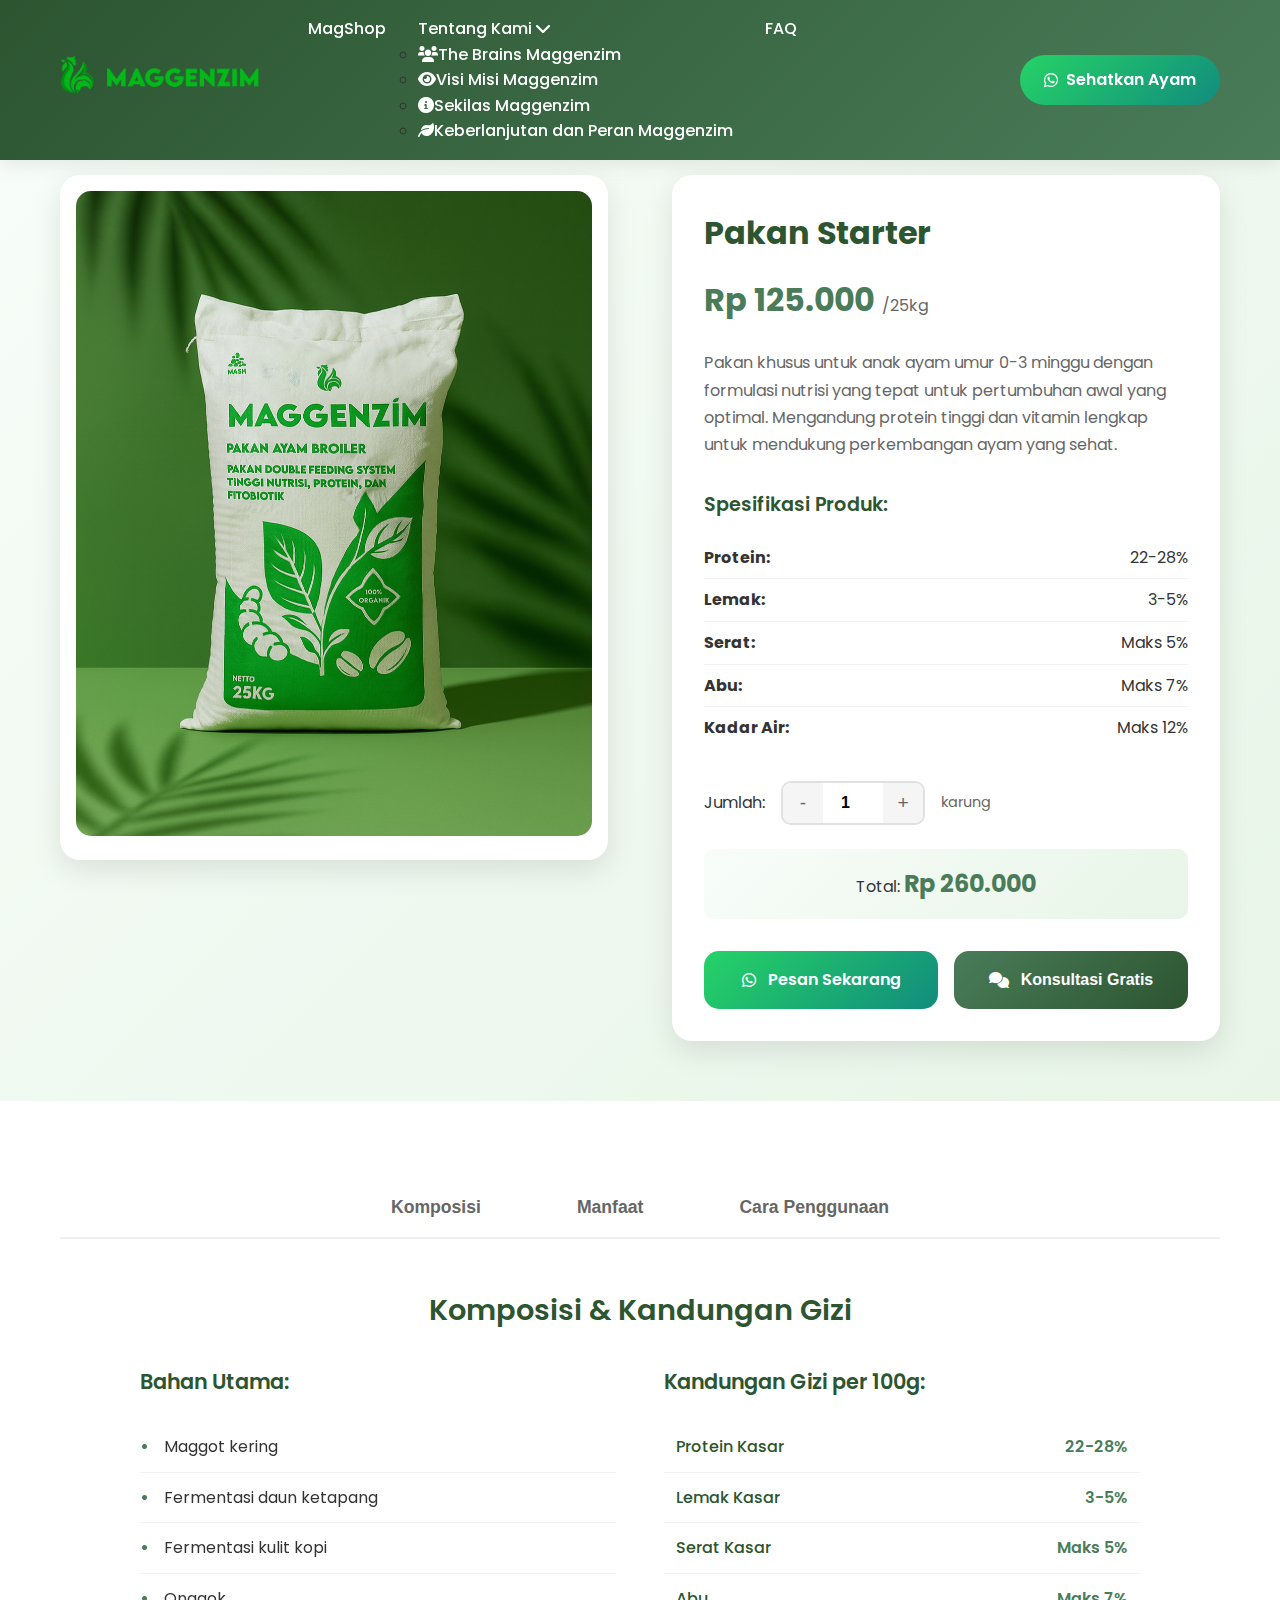
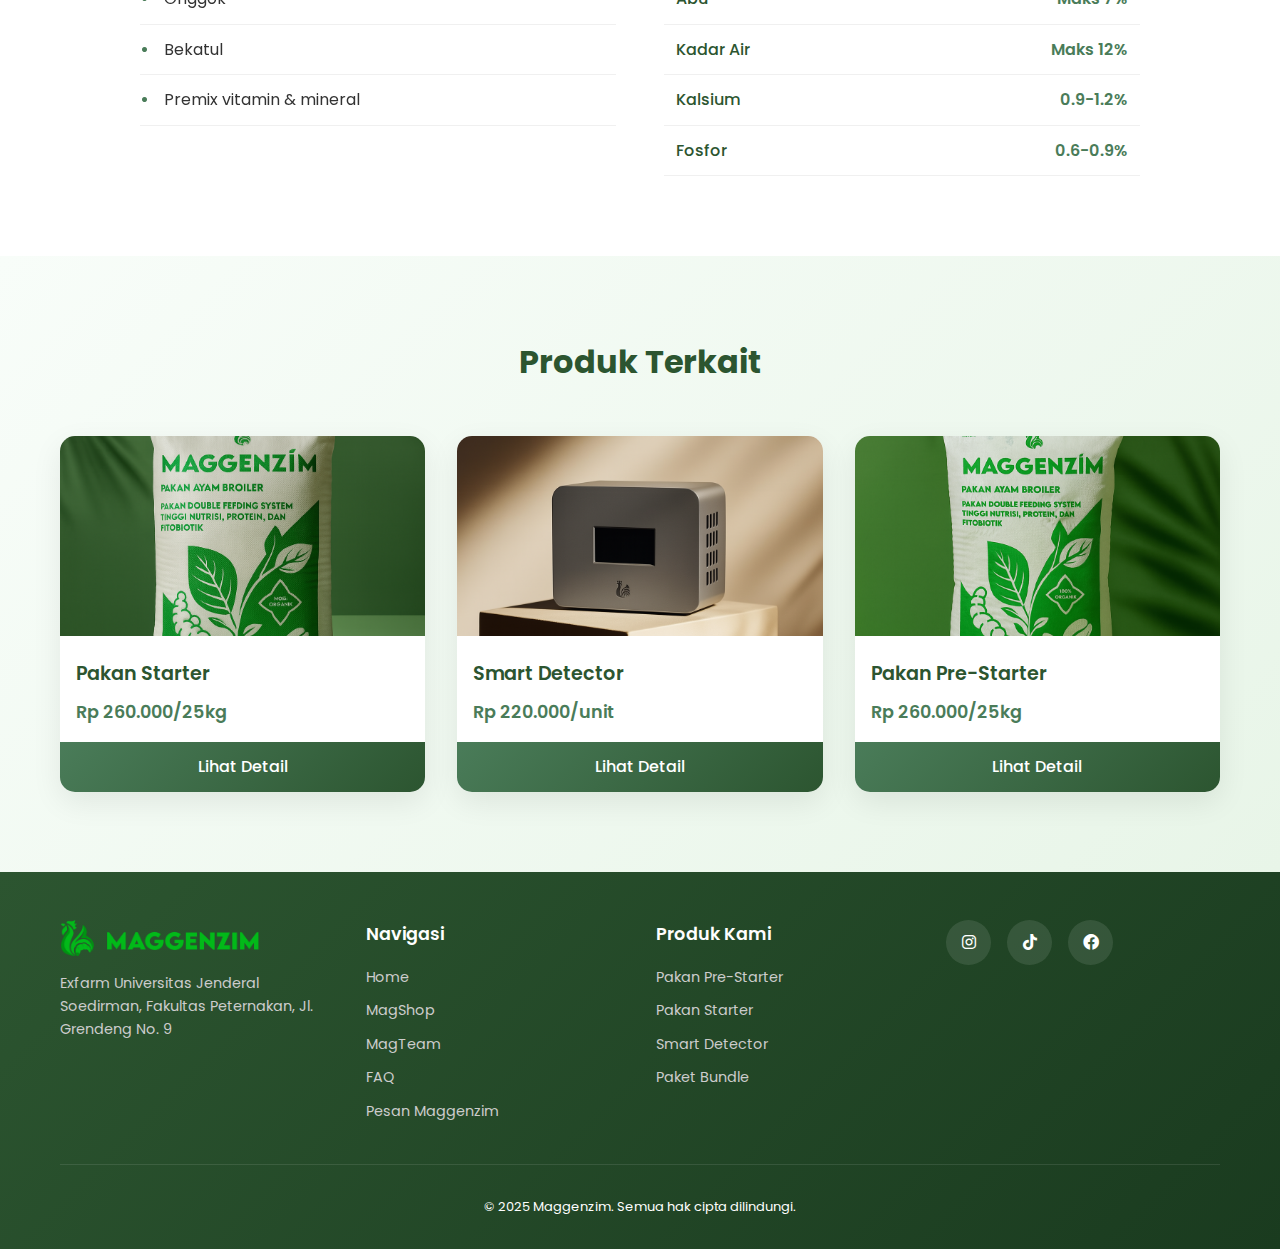
<file: product-detail.html>
<!DOCTYPE html>
<html lang="id">
  <head>
    <meta charset="UTF-8" />
    <meta name="viewport" content="width=device-width, initial-scale=1.0" />
    <title>Detail Produk - Maggenzim</title>

    <link
      rel="icon"
      type="image/x-icon"
      href="images/favicon_maggenzim/favicon.ico"
    />
    <link
      rel="icon"
      type="image/png"
      sizes="16x16"
      href="images/favicon_maggenzim/favicon-16x16.png"
    />
    <link
      rel="icon"
      type="image/png"
      sizes="32x32"
      href="images/favicon_maggenzim/favicon-32x32.png"
    />
    <link
      rel="apple-touch-icon"
      sizes="180x180"
      href="images/favicon_maggenzim/apple-touch-icon-180x180.png"
    />
    <meta name="theme-color" content="#4a7c59" />

    <link rel="stylesheet" href="css/style.css" />
    <link rel="stylesheet" href="css/product-detail.css" />
    <link href="https://unpkg.com/aos@2.3.1/dist/aos.css" rel="stylesheet" />
    <link
      href="https://cdnjs.cloudflare.com/ajax/libs/font-awesome/6.0.0/css/all.min.css"
      rel="stylesheet"
    />
    <link
      href="https://fonts.googleapis.com/css2?family=Poppins:wght@300;400;500;600;700&display=swap"
      rel="stylesheet"
    />
  </head>
  <body>
    <nav class="navbar">
      <div class="nav-container">
        <div class="nav-left">
          <div class="logo">
            <a href="index.html">
              <img src="images/LogoWebMag.png" alt="Maggenzim Logo" />
            </a>
          </div>
          <ul class="nav-menu desktop-menu">
            <li><a href="magshop.html">MagShop</a></li>
            <li class="dropdown">
              <a href="#" class="#"
                >Tentang Kami <i class="fas fa-chevron-down"></i
              ></a>
              <ul class="dropdown-menu">
                <li>
                  <a href="magteam.html"
                    ><i class="fas fa-users"></i>The Brains Maggenzim</a
                  >
                </li>
                <li>
                  <a href="visi-misi.html"
                    ><i class="fas fa-eye"></i>Visi Misi Maggenzim</a
                  >
                </li>
                <li>
                  <a href="sekilas-maggenzim.html"
                    ><i class="fas fa-info-circle"></i>Sekilas Maggenzim</a
                  >
                </li>
                <li>
                  <a href="keberlanjutan.html"
                    ><i class="fas fa-leaf"></i>Keberlanjutan dan Peran
                    Maggenzim</a
                  >
                </li>
              </ul>
            </li>
            <li><a href="faq.html">FAQ</a></li>
          </ul>
        </div>
        <div class="nav-right">
          <a href="https://wa.me/081287787857" class="cta-btn" target="_blank">
            <i class="fab fa-whatsapp"></i>
            Sehatkan Ayam
          </a>
          <button class="hamburger">
            <span></span>
            <span></span>
            <span></span>
          </button>
        </div>

        <div class="mobile-menu">
          <ul>
            <li><a href="magshop.html">MagShop</a></li>
            <li class="mobile-dropdown">
              <a href="#" class="mobile-dropdown-toggle"
                >Tentang Kami <i class="fas fa-chevron-down"></i
              ></a>
              <ul class="mobile-dropdown-menu">
                <li>
                  <a href="magteam.html"
                    ><i class="fas fa-users"></i>The Brains Maggenzim</a
                  >
                </li>
                <li>
                  <a href="visi-misi.html"
                    ><i class="fas fa-eye"></i>Visi Misi Maggenzim</a
                  >
                </li>
                <li>
                  <a href="sekilas-maggenzim.html"
                    ><i class="fas fa-info-circle"></i>Sekilas Maggenzim</a
                  >
                </li>
                <li>
                  <a href="keberlanjutan.html"
                    ><i class="fas fa-leaf"></i>Keberlanjutan dan Peran
                    Maggenzim</a
                  >
                </li>
              </ul>
            </li>
            <li><a href="faq.html">FAQ</a></li>
            <li class="mobile-cta">
              <a
                href="https://wa.me/081287787857"
                target="_blank"
                rel="noopener"
              >
                <i class="fab fa-whatsapp"></i>
                Sehatkan Ayam
              </a>
            </li>
          </ul>
        </div>
      </div>
    </nav>

    <section class="product-detail">
      <div class="container">
        <div class="breadcrumb">
          <a href="index.html">Home</a>
          <span>/</span>
          <a href="magshop.html">MagShop</a>
          <span>/</span>
          <span id="breadcrumb-product">Detail Produk</span>
        </div>

        <div class="product-content">
          <div class="product-image-section">
            <div class="main-image">
              <img
                id="main-product-image"
                src="images/produk/MashMaggenzim.png"
                alt="Product Image"
              />
            </div>
          </div>

          <div class="product-info-section">
            <h1 id="product-title">Pakan Pre-Starter</h1>

            <div class="product-price">
              <span id="current-price">Rp 260.000</span>
              <span id="price-unit">/25kg</span>
              <!-- <span id="original-price" class="original-price">Rp 140.000</span> -->
            </div>

            <div class="product-description">
              <p id="product-desc">
                Pakan khusus untuk anak ayam umur 0-3 minggu dengan formulasi
                nutrisi yang tepat untuk pertumbuhan awal yang optimal.
                Mengandung protein tinggi dan vitamin lengkap untuk mendukung
                perkembangan ayam yang sehat.
              </p>
            </div>

            <div class="product-specs">
              <h3>Spesifikasi Produk:</h3>
              <ul id="product-specs-list">
                <li><strong>Protein:</strong> 22-28%</li>
                <li><strong>Lemak:</strong> 3-5%</li>
                <li><strong>Serat:</strong> Maks 5%</li>
                <li><strong>Abu:</strong> Maks 7%</li>
                <li><strong>Kadar Air:</strong> Maks 12%</li>
              </ul>
            </div>

            <div class="quantity-selector">
              <label for="quantity">Jumlah:</label>
              <div class="quantity-controls">
                <button onclick="decreaseQuantity()">-</button>
                <input type="number" id="quantity" value="1" min="1" max="10" />
                <button onclick="increaseQuantity()">+</button>
              </div>
              <span class="quantity-unit">karung</span>
            </div>

            <div class="total-price">
              <span>Total: <strong id="total-amount">Rp 260.000</strong></span>
            </div>

            <div class="action-buttons">
              <a
                href="#"
                id="whatsapp-order"
                class="btn-order"
                target="_blank"
                rel="noopener"
              >
                <i class="fab fa-whatsapp"></i>
                Pesan Sekarang
              </a>
              <button class="btn-consult" onclick="openConsultation()">
                <i class="fas fa-comments"></i>
                Konsultasi Gratis
              </button>
            </div>
          </div>
        </div>
      </div>
    </section>

    <section class="product-tabs">
      <div class="container">
        <div class="tabs-header">
          <button class="tab-btn" onclick="showTab('ingredients')">
            Komposisi
          </button>
          <button class="tab-btn" onclick="showTab('benefits')">Manfaat</button>
          <button class="tab-btn" onclick="showTab('usage')">
            Cara Penggunaan
          </button>
        </div>

        <div class="tabs-content">
          <div id="ingredients" class="tab-content active">
            <h3>Komposisi & Kandungan Gizi</h3>
            <div class="ingredients-content">
              <div class="ingredients-list">
                <h4>Bahan Utama:</h4>
                <ul>
                  <li>Maggot kering</li>
                  <li>Fermentasi daun ketapang</li>
                  <li>Fermentasi kulit kopi</li>
                  <li>Onggok</li>
                  <li>Bekatul</li>
                  <li>Premix vitamin & mineral</li>
                </ul>
              </div>
              <div class="nutrition-table">
                <h4>Kandungan Gizi per 100g:</h4>
                <table>
                  <tr>
                    <td>Protein Kasar</td>
                    <td>22-28%</td>
                  </tr>
                  <tr>
                    <td>Lemak Kasar</td>
                    <td>3-5%</td>
                  </tr>
                  <tr>
                    <td>Serat Kasar</td>
                    <td>Maks 5%</td>
                  </tr>
                  <tr>
                    <td>Abu</td>
                    <td>Maks 7%</td>
                  </tr>
                  <tr>
                    <td>Kadar Air</td>
                    <td>Maks 12%</td>
                  </tr>
                  <tr>
                    <td>Kalsium</td>
                    <td>0.9-1.2%</td>
                  </tr>
                  <tr>
                    <td>Fosfor</td>
                    <td>0.6-0.9%</td>
                  </tr>
                </table>
              </div>
            </div>
          </div>

          <div id="benefits" class="tab-content">
            <h3>Manfaat Produk</h3>
            <div class="benefits-grid">
              <div class="benefit-item">
                <i class="fas fa-seedling"></i>
                <h4>Pertumbuhan Optimal</h4>
                <p>Mendukung pertumbuhan cepat dan sehat pada anak ayam</p>
              </div>
              <div class="benefit-item">
                <i class="fas fa-shield-alt"></i>
                <h4>Imunitas Kuat</h4>
                <p>Meningkatkan daya tahan tubuh terhadap penyakit</p>
              </div>
              <div class="benefit-item">
                <i class="fas fa-heartbeat"></i>
                <h4>Kesehatan Pencernaan</h4>
                <p>Prebiotik alami untuk kesehatan saluran pencernaan</p>
              </div>
              <div class="benefit-item">
                <i class="fas fa-chart-line"></i>
                <h4>FCR Efisien</h4>
                <p>Konversi pakan yang efisien untuk hasil maksimal</p>
              </div>
            </div>
          </div>

          <div id="usage" class="tab-content">
            <h3>Petunjuk Penggunaan</h3>
            <div class="usage-steps">
              <div class="step">
                <div class="step-number">1</div>
                <div class="step-content">
                  <h4>Persiapan</h4>
                  <p>
                    Pastikan tempat pakan bersih dan kering sebelum pemberian
                    pakan
                  </p>
                </div>
              </div>
              <div class="step">
                <div class="step-number">2</div>
                <div class="step-content">
                  <h4>Takaran</h4>
                  <p>Berikan 20-25 gram per ekor per hari untuk anak ayam</p>
                </div>
              </div>
              <div class="step">
                <div class="step-number">3</div>
                <div class="step-content">
                  <h4>Frekuensi</h4>
                  <p>Bagi menjadi 3-4 kali pemberian sepanjang hari</p>
                </div>
              </div>
              <div class="step">
                <div class="step-number">4</div>
                <div class="step-content">
                  <h4>Air Minum</h4>
                  <p>Pastikan air minum selalu tersedia dan segar</p>
                </div>
              </div>
            </div>
          </div>
        </div>
      </div>
    </section>

    <!-- Related Products -->
    <section class="related-products">
      <div class="container">
        <h2>Produk Terkait</h2>
        <div class="related-grid">
          <div class="related-card">
            <img src="images/produk/CrumbMaggenzim.png" alt="Pakan Starter" />
            <h3>Pakan Starter</h3>
            <p>Rp 260.000/25kg</p>
            <a href="product-detail.html?product=grower" class="btn-view"
              >Lihat Detail</a
            >
          </div>
          <div class="related-card">
            <img src="images/produk/SDMaggenzim.png" alt="Smart Detector" />
            <h3>Smart Detector</h3>
            <p>Rp 220.000/unit</p>
            <a href="product-detail.html?product=detector" class="btn-view"
              >Lihat Detail</a
            >
          </div>
          <div class="related-card">
            <img
              src="images/produk/MashMaggenzim.png"
              alt="Pakan Pre-Starter"
            />
            <h3>Pakan Pre-Starter</h3>
            <p>Rp 260.000/25kg</p>
            <a href="product-detail.html?product=starter" class="btn-view"
              >Lihat Detail</a
            >
          </div>
        </div>
      </div>
    </section>

    <!-- Footer -->
    <footer class="footer">
      <div class="container">
        <div class="footer-content">
          <div class="footer-left">
            <div class="logo">
              <img src="images/LogoWebMag.png" alt="Maggenzim Logo" />
            </div>
            <p>
              Exfarm Universitas Jenderal Soedirman, Fakultas Peternakan, Jl.
              Grendeng No. 9
            </p>
          </div>
          <div class="footer-center">
            <div class="footer-nav">
              <h4>Navigasi</h4>
              <ul>
                <li><a href="index.html">Home</a></li>
                <li><a href="magshop.html">MagShop</a></li>
                <li><a href="magteam.html">MagTeam</a></li>
                <li><a href="faq.html">FAQ</a></li>
                <li>
                  <a
                    href="https://wa.me/6281287787857"
                    target="_blank"
                    rel="noopener"
                    >Pesan Maggenzim</a
                  >
                </li>
              </ul>
            </div>
            <div class="footer-products">
              <h4>Produk Kami</h4>
              <ul>
                <li>
                  <a href="product-detail.html?product=starter"
                    >Pakan Pre-Starter</a
                  >
                </li>
                <li>
                  <a href="product-detail.html?product=grower">Pakan Starter</a>
                </li>
                <li>
                  <a href="product-detail.html?product=detector"
                    >Smart Detector</a
                  >
                </li>
                <li>
                  <a href="product-detail.html?product=paket-starter"
                    >Paket Bundle</a
                  >
                </li>
              </ul>
            </div>
          </div>
          <div class="footer-right">
            <div class="social-links">
              <a href="#" target="_blank" rel="noopener" title="Instagram"
                ><i class="fab fa-instagram"></i
              ></a>
              <a href="#" target="_blank" rel="noopener" title="TikTok"
                ><i class="fab fa-tiktok"></i
              ></a>
              <a href="#" target="_blank" rel="noopener" title="Facebook"
                ><i class="fab fa-facebook"></i
              ></a>
            </div>
          </div>
        </div>
        <div class="footer-bottom">
          <p>&copy; 2025 Maggenzim. Semua hak cipta dilindungi.</p>
        </div>
      </div>
    </footer>

    <script src="https://unpkg.com/aos@2.3.1/dist/aos.js"></script>
    <script src="js/script.js"></script>
    <script src="js/product-detail.js"></script>
    <script src="js/mobile.js"></script>
  </body>
</html>
</file>
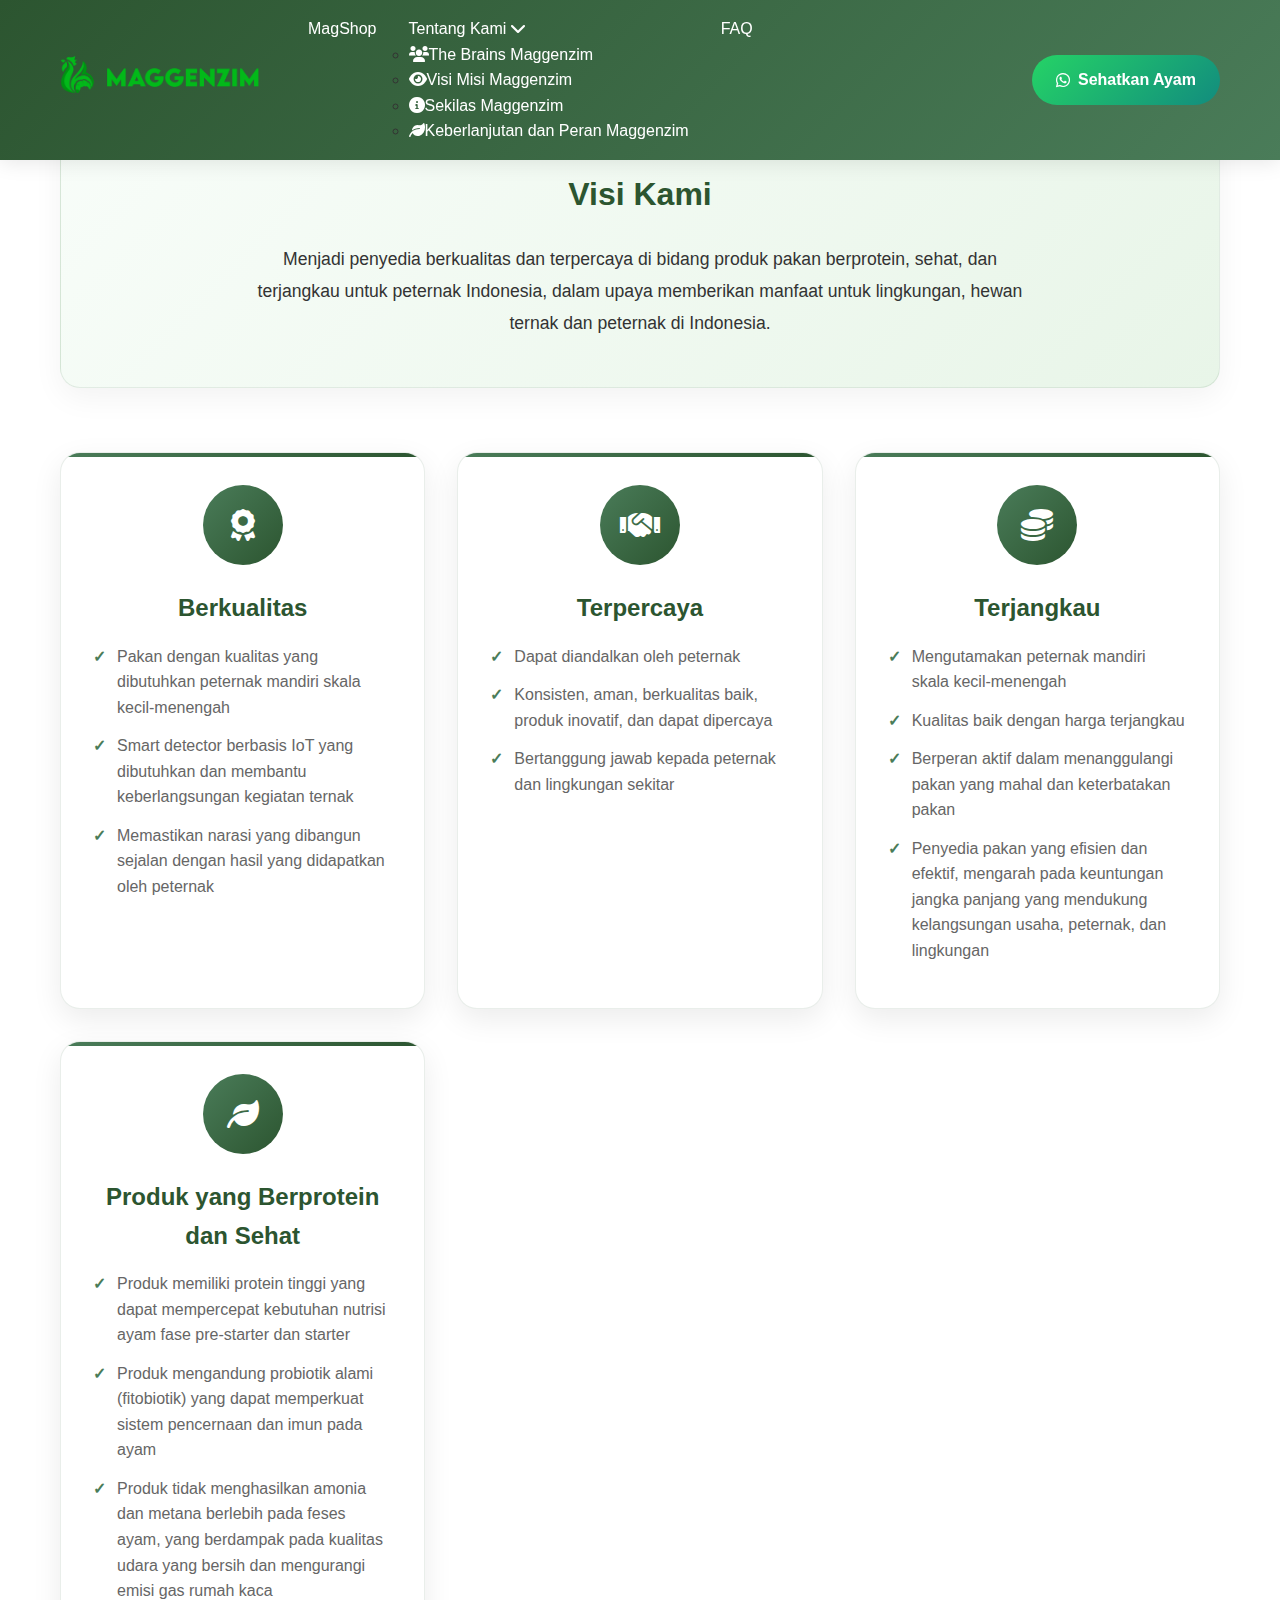
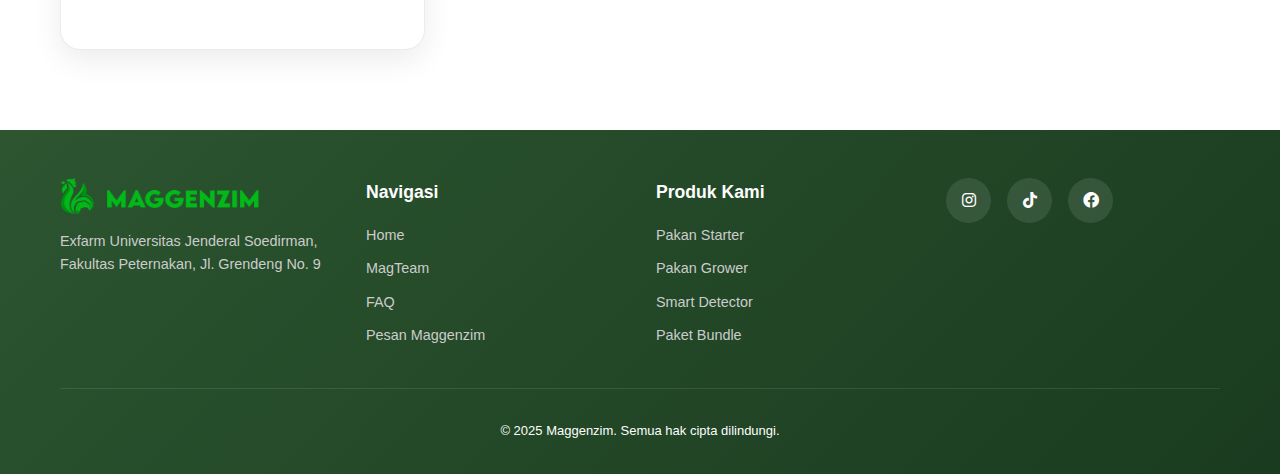
<file: visi-misi.html>
<!DOCTYPE html>
<html lang="id">
  <head>
    <meta charset="UTF-8" />
    <meta name="viewport" content="width=device-width, initial-scale=1.0" />
    <title>
      Visi & Misi Maggenzim - Penyedia Pakan Ayam Fitobiotik Terpercaya
    </title>
    <meta
      name="description"
      content="Visi dan misi Maggenzim dalam menyediakan pakan ayam berkualitas, terpercaya dan terjangkau untuk peternak Indonesia dengan teknologi fitobiotik dan smart detector IoT."
    />
  <!-- Favicon -->
  <link rel="icon" type="image/x-icon" href="images/favicon_maggenzim/favicon.ico" />
  <link rel="icon" type="image/png" sizes="16x16" href="images/favicon_maggenzim/favicon-16x16.png" />
  <link rel="icon" type="image/png" sizes="32x32" href="images/favicon_maggenzim/favicon-32x32.png" />
  <link rel="apple-touch-icon" sizes="180x180" href="images/favicon_maggenzim/apple-touch-icon-180x180.png" />

    <!-- Font Awesome -->
    <link
      rel="stylesheet"
      href="https://cdnjs.cloudflare.com/ajax/libs/font-awesome/6.0.0-beta3/css/all.min.css"
    />
    <!-- Main CSS -->
    <link rel="stylesheet" href="css/style.css" />
    <style>
      /* Visi Misi Specific Styles */
      .vision-mission-hero {
        background: linear-gradient(
            135deg,
            rgba(44, 85, 48, 0.95),
            rgba(74, 124, 89, 0.95)
          ),
          url("images/hero-bg.jpg") center/cover;
        padding: 120px 0 80px;
        text-align: center;
        color: white;
        position: relative;
        overflow: hidden;
      }

      .vision-mission-hero::before {
        content: "";
        position: absolute;
        top: 0;
        left: 0;
        right: 0;
        bottom: 0;
        background: radial-gradient(
            circle at 30% 20%,
            rgba(168, 213, 186, 0.3) 0%,
            transparent 50%
          ),
          radial-gradient(
            circle at 70% 80%,
            rgba(168, 213, 186, 0.2) 0%,
            transparent 50%
          );
        animation: float 20s ease-in-out infinite;
      }

      .vision-mission-hero .container {
        position: relative;
        z-index: 1;
      }

      .vision-mission-hero h1 {
        font-size: 3rem;
        font-weight: 700;
        margin-bottom: 1rem;
      }

      .vision-mission-hero p {
        font-size: 1.2rem;
        opacity: 0.9;
        max-width: 800px;
        margin: 0 auto;
      }

      .vision-mission-content {
        margin-top: 40px;
        padding: 80px 0;
        background: white;
      }

      .section-title {
        text-align: center;
        margin-bottom: 3rem;
      }

      .section-title h2 {
        font-size: 2.5rem;
        font-weight: 700;
        color: #2c5530;
        margin-bottom: 1rem;
      }

      .section-title p {
        font-size: 1.1rem;
        color: #666;
        max-width: 600px;
        margin: 0 auto;
        line-height: 1.6;
      }

      .vision-box {
        background: linear-gradient(135deg, #f8fdf9, #e8f5e8);
        border-radius: 20px;
        padding: 3rem;
        margin-bottom: 4rem;
        box-shadow: 0 10px 30px rgba(0, 0, 0, 0.05);
        border: 1px solid rgba(44, 85, 48, 0.1);
      }

      .vision-box h3 {
        font-size: 2rem;
        font-weight: 600;
        color: #2c5530;
        margin-bottom: 1.5rem;
        text-align: center;
      }

      .vision-text {
        font-size: 1.1rem;
        line-height: 1.8;
        color: #333;
        text-align: center;
        max-width: 800px;
        margin: 0 auto;
      }

      .values-grid {
        display: grid;
        grid-template-columns: repeat(auto-fit, minmax(300px, 1fr));
        gap: 2rem;
        margin-top: 4rem;
      }

      .value-card {
        background: white;
        border-radius: 20px;
        padding: 2rem;
        box-shadow: 0 10px 30px rgba(0, 0, 0, 0.08);
        transition: all 0.3s ease;
        position: relative;
        overflow: hidden;
        border: 1px solid rgba(44, 85, 48, 0.1);
      }

      .value-card::before {
        content: "";
        position: absolute;
        top: 0;
        left: 0;
        right: 0;
        height: 4px;
        background: linear-gradient(135deg, #4a7c59, #2c5530);
      }

      .value-card:hover {
        transform: translateY(-10px);
        box-shadow: 0 20px 50px rgba(44, 85, 48, 0.15);
      }

      .value-icon {
        width: 80px;
        height: 80px;
        background: linear-gradient(135deg, #4a7c59, #2c5530);
        border-radius: 50%;
        display: flex;
        align-items: center;
        justify-content: center;
        color: white;
        font-size: 2rem;
        margin: 0 auto 1.5rem;
      }

      .value-card h4 {
        font-size: 1.5rem;
        font-weight: 600;
        color: #2c5530;
        margin-bottom: 1rem;
        text-align: center;
      }

      .value-card ul {
        list-style: none;
        padding: 0;
      }

      .value-card li {
        position: relative;
        padding-left: 1.5rem;
        margin-bottom: 0.8rem;
        color: #666;
        line-height: 1.6;
      }

      .value-card li::before {
        content: "✓";
        position: absolute;
        left: 0;
        color: #4a7c59;
        font-weight: bold;
      }

      @keyframes float {
        0%,
        100% {
          transform: translateX(0px) translateY(0px);
        }
        25% {
          transform: translateX(10px) translateY(-10px);
        }
        50% {
          transform: translateX(-5px) translateY(5px);
        }
        75% {
          transform: translateX(-10px) translateY(-5px);
        }
      }

      /* Mobile Responsive */
      @media (max-width: 768px) {
        .vision-mission-hero {
          padding: 120px 0 60px;
        }

        .vision-mission-hero h1 {
          font-size: 2.2rem;
        }

        .vision-mission-hero p {
          font-size: 1rem;
          padding: 0 1rem;
        }

        .vision-mission-content {
          padding: 60px 0;
        }

        .section-title h2 {
          font-size: 2rem;
        }

        .vision-box {
          padding: 2rem 1.5rem;
          margin-bottom: 3rem;
        }

        .vision-box h3 {
          font-size: 1.6rem;
        }

        .vision-text {
          font-size: 1rem;
        }

        .values-grid {
          grid-template-columns: 1fr;
          gap: 1.5rem;
          margin-top: 2rem;
        }

        .value-card {
          padding: 1.5rem;
        }

        .value-card h4 {
          font-size: 1.3rem;
        }
      }
    </style>
  </head>

  <body>
    <!-- Navbar -->
    <nav class="navbar">
      <div class="nav-container">
        <div class="nav-left">
          <div class="logo">
            <a href="index.html">
              <img src="images/LogoWebMag.png" alt="Maggenzim Logo" />
            </a>
          </div>
          <ul class="nav-menu desktop-menu">
            <li><a href="magshop.html">MagShop</a></li>
            <li class="dropdown">
              <a href="#" class="#"
                >Tentang Kami <i class="fas fa-chevron-down"></i
              ></a>
              <ul class="dropdown-menu">
                <li>
                  <a href="magteam.html"
                    ><i class="fas fa-users"></i>The Brains Maggenzim</a
                  >
                </li>
                <li>
                  <a href="visi-misi.html"
                    ><i class="fas fa-eye"></i>Visi Misi Maggenzim</a
                  >
                </li>
                <li>
                  <a href="sekilas-maggenzim.html"
                    ><i class="fas fa-info-circle"></i>Sekilas Maggenzim</a
                  >
                </li>
                <li>
                  <a href="keberlanjutan.html"
                    ><i class="fas fa-leaf"></i>Keberlanjutan dan Peran
                    Maggenzim</a
                  >
                </li>
              </ul>
            </li>
            <li><a href="faq.html">FAQ</a></li>
          </ul>
        </div>
        <div class="nav-right">
          <a href="https://wa.me/081287787857" class="cta-btn" target="_blank">
            <i class="fab fa-whatsapp"></i>
            Sehatkan Ayam
          </a>
          <button class="hamburger">
            <span></span>
            <span></span>
            <span></span>
          </button>
        </div>

        <!-- Mobile Menu -->
        <div class="mobile-menu">
          <ul>
            <li><a href="magshop.html">MagShop</a></li>
            <li class="mobile-dropdown">
              <a href="#" class="mobile-dropdown-toggle"
                >Tentang Kami <i class="fas fa-chevron-down"></i
              ></a>
              <ul class="mobile-dropdown-menu">
                <li>
                  <a href="magteam.html"
                    ><i class="fas fa-users"></i>The Brains Maggenzim</a
                  >
                </li>
                <li>
                  <a href="visi-misi.html"
                    ><i class="fas fa-eye"></i>Visi Misi Maggenzim</a
                  >
                </li>
                <li>
                  <a href="sekilas-maggenzim.html"
                    ><i class="fas fa-info-circle"></i>Sekilas Maggenzim</a
                  >
                </li>
                <li>
                  <a href="keberlanjutan.html"
                    ><i class="fas fa-leaf"></i>Keberlanjutan dan Peran
                    Maggenzim</a
                  >
                </li>
              </ul>
            </li>
            <li><a href="faq.html">FAQ</a></li>
            <li class="mobile-cta">
              <a
                href="https://wa.me/081287787857"
                target="_blank"
                rel="noopener"
              >
                <i class="fab fa-whatsapp"></i>
                Sehatkan Ayam
              </a>
            </li>
          </ul>
        </div>
      </div>
    </nav>
    </section>

    <!-- Vision & Mission Content -->
    <section class="vision-mission-content">
      <div class="container">
        <!-- Vision -->
        <div class="vision-box">
          <h3>Visi Kami</h3>
          <p class="vision-text">
            Menjadi penyedia berkualitas dan terpercaya di bidang produk pakan
            berprotein, sehat, dan terjangkau untuk peternak Indonesia, dalam
            upaya memberikan manfaat untuk lingkungan, hewan ternak dan peternak
            di Indonesia.
          </p>
        </div>

        <!-- Values Grid -->
        <div class="values-grid">
          <div class="value-card">
            <div class="value-icon">
              <i class="fas fa-award"></i>
            </div>
            <h4>Berkualitas</h4>
            <ul>
              <li>
                Pakan dengan kualitas yang dibutuhkan peternak mandiri skala
                kecil-menengah
              </li>
              <li>
                Smart detector berbasis IoT yang dibutuhkan dan membantu
                keberlangsungan kegiatan ternak
              </li>
              <li>
                Memastikan narasi yang dibangun sejalan dengan hasil yang
                didapatkan oleh peternak
              </li>
            </ul>
          </div>

          <div class="value-card">
            <div class="value-icon">
              <i class="fas fa-handshake"></i>
            </div>
            <h4>Terpercaya</h4>
            <ul>
              <li>Dapat diandalkan oleh peternak</li>
              <li>
                Konsisten, aman, berkualitas baik, produk inovatif, dan dapat
                dipercaya
              </li>
              <li>Bertanggung jawab kepada peternak dan lingkungan sekitar</li>
            </ul>
          </div>

          <div class="value-card">
            <div class="value-icon">
              <i class="fas fa-coins"></i>
            </div>
            <h4>Terjangkau</h4>
            <ul>
              <li>Mengutamakan peternak mandiri skala kecil-menengah</li>
              <li>Kualitas baik dengan harga terjangkau</li>
              <li>
                Berperan aktif dalam menanggulangi pakan yang mahal dan
                keterbatakan pakan
              </li>
              <li>
                Penyedia pakan yang efisien dan efektif, mengarah pada
                keuntungan jangka panjang yang mendukung kelangsungan usaha,
                peternak, dan lingkungan
              </li>
            </ul>
          </div>

          <div class="value-card">
            <div class="value-icon">
              <i class="fas fa-leaf"></i>
            </div>
            <h4>Produk yang Berprotein dan Sehat</h4>
            <ul>
              <li>
                Produk memiliki protein tinggi yang dapat mempercepat kebutuhan
                nutrisi ayam fase pre-starter dan starter
              </li>
              <li>
                Produk mengandung probiotik alami (fitobiotik) yang dapat
                memperkuat sistem pencernaan dan imun pada ayam
              </li>
              <li>
                Produk tidak menghasilkan amonia dan metana berlebih pada feses
                ayam, yang berdampak pada kualitas udara yang bersih dan
                mengurangi emisi gas rumah kaca
              </li>
            </ul>
          </div>
        </div>
      </div>
    </section>

    <!-- Footer -->
    <footer class="footer">
      <div class="container">
        <div class="footer-content">
          <div class="footer-left">
            <div class="logo">
              <img src="images/LogoWebMag.png" alt="Maggenzim Logo" />
            </div>
            <p>
              Exfarm Universitas Jenderal Soedirman, Fakultas Peternakan, Jl.
              Grendeng No. 9
            </p>
          </div>
          <div class="footer-center">
            <div class="footer-nav">
              <h4>Navigasi</h4>
              <ul>
                <li><a href="index.html">Home</a></li>
                <li><a href="magteam.html">MagTeam</a></li>
                <li><a href="faq.html">FAQ</a></li>
                <li>
                  <a
                    href="https://wa.me/6281287787857"
                    target="_blank"
                    rel="noopener"
                    >Pesan Maggenzim</a
                  >
                </li>
              </ul>
            </div>
            <div class="footer-products">
              <h4>Produk Kami</h4>
              <ul>
                <li>
                  <a href="product-detail.html?product=starter"
                    >Pakan Starter</a
                  >
                </li>
                <li>
                  <a href="product-detail.html?product=grower">Pakan Grower</a>
                </li>
                <li>
                  <a href="product-detail.html?product=detector"
                    >Smart Detector</a
                  >
                </li>
                <li>
                  <a href="product-detail.html?product=paket-starter"
                    >Paket Bundle</a
                  >
                </li>
              </ul>
            </div>
          </div>
          <div class="footer-right">
            <div class="social-links">
              <a href="#" target="_blank"><i class="fab fa-instagram"></i></a>
              <a href="#" target="_blank"><i class="fab fa-tiktok"></i></a>
              <a href="#" target="_blank"><i class="fab fa-facebook"></i></a>
            </div>
          </div>
        </div>
        <div class="footer-bottom">
          <p>&copy; 2025 Maggenzim. Semua hak cipta dilindungi.</p>
        </div>
      </div>
    </footer>

    <!-- JavaScript -->
    <script src="js/mobile.js"></script>
  </body>
</html>
</file>
<file: css/faq.css>
/* FAQ Specific Styles */

/* FAQ Header */
.faq-header {
  background: linear-gradient(135deg, #2c5530, #4a7c59);
  color: white;
  padding: 120px 0 60px;
  text-align: center;
  position: relative;
  overflow: hidden;
}

.faq-header::before {
  content: "";
  position: absolute;
  top: 0;
  left: 0;
  right: 0;
  bottom: 0;
  background: radial-gradient(
      circle at 40% 20%,
      rgba(168, 213, 186, 0.3) 0%,
      transparent 50%
    ),
    radial-gradient(
      circle at 70% 70%,
      rgba(168, 213, 186, 0.2) 0%,
      transparent 50%
    ),
    radial-gradient(
      circle at 20% 80%,
      rgba(255, 255, 255, 0.1) 0%,
      transparent 40%
    );
  animation: faqFloat 30s ease-in-out infinite;
}

.faq-header::after {
  content: "";
  position: absolute;
  top: 0;
  left: 0;
  right: 0;
  bottom: 0;
  background: url('data:image/svg+xml,<svg xmlns="http://www.w3.org/2000/svg" viewBox="0 0 100 100"><defs><pattern id="faqPattern" width="50" height="50" patternUnits="userSpaceOnUse"><circle cx="25" cy="25" r="2" fill="rgba(255,255,255,0.1)"/><path d="M20,20 Q25,15 30,20 Q25,25 20,20" fill="rgba(255,255,255,0.05)"/></pattern></defs><rect width="100" height="100" fill="url(%23faqPattern)"/></svg>');
  opacity: 0.6;
}

@keyframes faqFloat {
  0%,
  100% {
    transform: translateX(0px) translateY(0px) scale(1);
  }
  25% {
    transform: translateX(5px) translateY(-5px) scale(1.02);
  }
  50% {
    transform: translateX(-3px) translateY(3px) scale(0.98);
  }
  75% {
    transform: translateX(-8px) translateY(-2px) scale(1.01);
  }
}

.faq-header .container {
  position: relative;
  z-index: 1;
}

.faq-header h1 {
  font-size: 3rem;
  font-weight: 700;
  margin-bottom: 1rem;
}

.faq-header p {
  font-size: 1.2rem;
  opacity: 0.9;
}

/* FAQ Content */
.faq-content {
  padding: 80px 0;
  background: linear-gradient(135deg, #f8fdf9, #e8f5e8);
}

/* FAQ Categories */
.faq-categories {
  display: flex;
  justify-content: center;
  gap: 1rem;
  margin-bottom: 3rem;
  flex-wrap: wrap;
}

.category-btn {
  background: white;
  border: 2px solid #e0e0e0;
  padding: 1rem 1.5rem;
  border-radius: 25px;
  font-size: 0.9rem;
  font-weight: 500;
  cursor: pointer;
  transition: all 0.3s ease;
  display: flex;
  align-items: center;
  gap: 0.5rem;
  color: #666;
}

.category-btn:hover {
  border-color: #4a7c59;
  color: #4a7c59;
  transform: translateY(-2px);
  box-shadow: 0 5px 15px rgba(74, 124, 89, 0.2);
}

.category-btn.active {
  background: linear-gradient(135deg, #4a7c59, #2c5530);
  color: white;
  border-color: #4a7c59;
  transform: translateY(-2px);
  box-shadow: 0 5px 15px rgba(74, 124, 89, 0.3);
}

.category-btn i {
  font-size: 1.1rem;
}

/* FAQ Items */
.faq-items {
  max-width: 800px;
  margin: 0 auto;
}

.faq-item {
  background: white;
  margin-bottom: 1rem;
  border-radius: 15px;
  box-shadow: 0 5px 20px rgba(0, 0, 0, 0.08);
  overflow: hidden;
  transition: all 0.3s ease;
}

.faq-item:hover {
  transform: translateY(-3px);
  box-shadow: 0 8px 25px rgba(0, 0, 0, 0.12);
}

.faq-item.hidden {
  display: none;
}

.faq-question {
  padding: 1.5rem 2rem;
  cursor: pointer;
  display: flex;
  justify-content: space-between;
  align-items: center;
  transition: background 0.3s ease;
  border-bottom: 1px solid #f0f0f0;
}

.faq-question:hover {
  background: #f8fdf9;
}

.faq-question h3 {
  font-size: 1.1rem;
  font-weight: 600;
  color: #2c5530;
  margin: 0;
  flex: 1;
  padding-right: 1rem;
}

.faq-question i {
  font-size: 1.2rem;
  color: #4a7c59;
  transition: transform 0.3s ease;
}

.faq-item.active .faq-question i {
  transform: rotate(180deg);
}

.faq-answer {
  padding: 0 2rem;
  max-height: 0;
  overflow: hidden;
  transition: all 0.4s ease;
  background: #fafffe;
}

.faq-item.active .faq-answer {
  padding: 1.5rem 2rem;
  max-height: 500px;
}

.faq-answer p {
  color: #666;
  line-height: 1.7;
  margin-bottom: 1rem;
}

.faq-answer ul {
  list-style: none;
  padding: 0;
  margin: 1rem 0;
}

.faq-answer li {
  padding: 0.5rem 0;
  color: #666;
  position: relative;
  padding-left: 1.5rem;
}

.faq-answer li::before {
  content: "✓";
  position: absolute;
  left: 0;
  color: #4a7c59;
  font-weight: bold;
}

.faq-answer strong {
  color: #2c5530;
}

/* FAQ CTA */
.faq-cta {
  background: linear-gradient(135deg, #4a7c59, #2c5530);
  margin-top: 4rem;
  padding: 3rem 2rem;
  border-radius: 20px;
  text-align: center;
  color: white;
  position: relative;
  overflow: hidden;
}

.faq-cta::before {
  content: "";
  position: absolute;
  top: 0;
  left: 0;
  right: 0;
  bottom: 0;
  background: radial-gradient(
      circle at 20% 20%,
      rgba(255, 255, 255, 0.1) 0%,
      transparent 40%
    ),
    radial-gradient(
      circle at 80% 80%,
      rgba(255, 255, 255, 0.05) 0%,
      transparent 30%
    );
  animation: ctaFloat 15s ease-in-out infinite;
}

@keyframes ctaFloat {
  0%,
  100% {
    transform: translateX(0px) translateY(0px);
  }
  50% {
    transform: translateX(10px) translateY(-10px);
  }
}

.faq-cta .cta-content {
  position: relative;
  z-index: 1;
}

.faq-cta h2 {
  font-size: 2rem;
  font-weight: 700;
  margin-bottom: 1rem;
}

.faq-cta p {
  font-size: 1.1rem;
  margin-bottom: 2rem;
  opacity: 0.9;
}

.faq-cta .cta-button {
  display: inline-flex;
  align-items: center;
  gap: 0.5rem;
  background: white;
  color: #4a7c59;
  padding: 1rem 2rem;
  border-radius: 30px;
  text-decoration: none;
  font-weight: 600;
  font-size: 1rem;
  transition: all 0.3s ease;
  box-shadow: 0 5px 20px rgba(255, 255, 255, 0.2);
}

.faq-cta .cta-button:hover {
  transform: translateY(-3px);
  box-shadow: 0 8px 25px rgba(255, 255, 255, 0.3);
  background: #f8fdf9;
}

/* Responsive Design */
@media (max-width: 768px) {
  .faq-header h1 {
    font-size: 2rem;
  }

  .faq-header p {
    font-size: 1rem;
  }

  .faq-categories {
    gap: 0.5rem;
  }

  .category-btn {
    padding: 0.8rem 1.2rem;
    font-size: 0.8rem;
  }

  .faq-question {
    padding: 1.2rem 1.5rem;
  }

  .faq-question h3 {
    font-size: 1rem;
  }

  .faq-item.active .faq-answer {
    padding: 1.2rem 1.5rem;
  }

  .faq-cta {
    padding: 2rem 1.5rem;
  }

  .faq-cta h2 {
    font-size: 1.5rem;
  }

  .faq-cta p {
    font-size: 1rem;
  }
}

@media (max-width: 576px) {
  .faq-categories {
    flex-direction: column;
    align-items: center;
  }

  .category-btn {
    width: 100%;
    max-width: 300px;
    justify-content: center;
  }

  .faq-question {
    padding: 1rem;
  }

  .faq-question h3 {
    font-size: 0.95rem;
  }

  .faq-item.active .faq-answer {
    padding: 1rem;
  }
}
</file>
<file: css/product-detail.css>
/* Product Detail Styles */

.product-detail {
  padding: 120px 0 60px;
  background: linear-gradient(135deg, #f8fdf9, #e8f5e8);
}

.breadcrumb {
  display: flex;
  align-items: center;
  gap: 0.5rem;
  margin-bottom: 2rem;
  font-size: 0.9rem;
}

.breadcrumb a {
  color: #4a7c59;
  text-decoration: none;
}

.breadcrumb a:hover {
  text-decoration: underline;
}

.breadcrumb span {
  color: #666;
}

.product-content {
  display: grid;
  grid-template-columns: 1fr 1fr;
  gap: 4rem;
  align-items: start;
}

/* Product Image Section */
.product-image-section {
  position: sticky;
  top: 100px;
}

.main-image {
  background: white;
  border-radius: 20px;
  padding: 1rem;
  margin-bottom: 1rem;
  box-shadow: 0 10px 30px rgba(0, 0, 0, 0.1);
}

.main-image img {
  width: 100%;
  aspect-ratio: 4 / 5;
  object-fit: cover;
  border-radius: 15px;
}

.image-gallery {
  display: flex;
  gap: 0.5rem;
  justify-content: center;
}

.gallery-thumb {
  width: 80px;
  height: 80px;
  object-fit: cover;
  border-radius: 10px;
  cursor: pointer;
  opacity: 0.7;
  transition: all 0.3s ease;
  border: 2px solid transparent;
}

.gallery-thumb.active,
.gallery-thumb:hover {
  opacity: 1;
  border-color: #4a7c59;
  transform: scale(1.05);
}

/* Product Info Section */
.product-info-section {
  background: white;
  padding: 2rem;
  border-radius: 20px;
  box-shadow: 0 10px 30px rgba(0, 0, 0, 0.1);
}

#product-title {
  font-size: 2rem;
  font-weight: 700;
  color: #2c5530;
  margin-bottom: 1rem;
}

.product-rating {
  display: flex;
  align-items: center;
  gap: 1rem;
  margin-bottom: 1.5rem;
}

.stars {
  color: #ffd700;
  font-size: 1.2rem;
}

.rating-text {
  color: #666;
  font-size: 0.9rem;
}

.product-price {
  display: flex;
  align-items: baseline;
  gap: 0.5rem;
  margin-bottom: 1.5rem;
}

#current-price {
  font-size: 2rem;
  font-weight: 700;
  color: #4a7c59;
}

#price-unit {
  font-size: 1rem;
  color: #666;
}

.original-price {
  font-size: 1.2rem;
  color: #999;
  text-decoration: line-through;
}

.product-description {
  margin-bottom: 2rem;
}

.product-description p {
  line-height: 1.7;
  color: #666;
}

.product-specs {
  margin-bottom: 2rem;
}

.product-specs h3 {
  font-size: 1.2rem;
  font-weight: 600;
  color: #2c5530;
  margin-bottom: 1rem;
}

.product-specs ul {
  list-style: none;
  padding: 0;
}

.product-specs li {
  padding: 0.5rem 0;
  border-bottom: 1px solid #f0f0f0;
  display: flex;
  justify-content: space-between;
  align-items: center;
}

.product-specs li:last-child {
  border-bottom: none;
}

.quantity-selector {
  display: flex;
  align-items: center;
  gap: 1rem;
  margin-bottom: 1.5rem;
}

.quantity-controls {
  display: flex;
  align-items: center;
  border: 2px solid #e0e0e0;
  border-radius: 10px;
  overflow: hidden;
}

.quantity-controls button {
  background: #f5f5f5;
  border: none;
  width: 40px;
  height: 40px;
  cursor: pointer;
  font-size: 1.2rem;
  color: #666;
  transition: background 0.3s ease;
}

.quantity-controls button:hover {
  background: #4a7c59;
  color: white;
}

.quantity-controls input {
  border: none;
  width: 60px;
  height: 40px;
  text-align: center;
  font-size: 1rem;
  font-weight: 600;
  background: white;
}

.quantity-unit {
  color: #666;
  font-size: 0.9rem;
}

.total-price {
  background: linear-gradient(135deg, #f8fdf9, #e8f5e8);
  padding: 1rem;
  border-radius: 10px;
  margin-bottom: 2rem;
  text-align: center;
}

#total-amount {
  font-size: 1.5rem;
  color: #4a7c59;
}

.action-buttons {
  display: flex;
  gap: 1rem;
}

.btn-order,
.btn-consult {
  flex: 1;
  padding: 1rem 2rem;
  border-radius: 15px;
  font-weight: 600;
  text-decoration: none;
  text-align: center;
  transition: all 0.3s ease;
  display: flex;
  align-items: center;
  justify-content: center;
  gap: 0.75rem;
  border: none;
  cursor: pointer;
  font-size: 1rem;
}

.btn-order {
  background: linear-gradient(135deg, #25d366, #128c7e);
  color: white;
}

.btn-order:hover {
  transform: translateY(-3px);
  box-shadow: 0 10px 30px rgba(37, 211, 102, 0.3);
}

.btn-consult {
  background: linear-gradient(135deg, #4a7c59, #2c5530);
  color: white;
}

.btn-consult:hover {
  transform: translateY(-3px);
  box-shadow: 0 10px 30px rgba(44, 85, 48, 0.3);
}

/* Product Tabs */
.product-tabs {
  padding: 80px 0;
  background: white;
}

.tabs-header {
  display: flex;
  justify-content: center;
  gap: 2rem;
  margin-bottom: 3rem;
  border-bottom: 2px solid #f0f0f0;
}

.tab-btn {
  background: none;
  border: none;
  padding: 1rem 2rem;
  font-size: 1.1rem;
  font-weight: 600;
  color: #666;
  cursor: pointer;
  border-bottom: 3px solid transparent;
  transition: all 0.3s ease;
}

.tab-btn.active,
.tab-btn:hover {
  color: #4a7c59;
  border-bottom-color: #4a7c59;
}

.tabs-content {
  min-height: 400px;
}

.tab-content {
  display: none;
  animation: fadeIn 0.5s ease;
}

.tab-content.active {
  display: block;
}

@keyframes fadeIn {
  from {
    opacity: 0;
    transform: translateY(20px);
  }
  to {
    opacity: 1;
    transform: translateY(0);
  }
}

.tab-content h3 {
  font-size: 1.8rem;
  font-weight: 600;
  color: #2c5530;
  margin-bottom: 2rem;
  text-align: center;
}

/* Benefits Tab */
.benefits-grid {
  display: grid;
  grid-template-columns: repeat(auto-fit, minmax(250px, 1fr));
  gap: 2rem;
}

.benefit-item {
  text-align: center;
  padding: 2rem 1rem;
  background: linear-gradient(135deg, #f8fdf9, #e8f5e8);
  border-radius: 15px;
  transition: transform 0.3s ease;
}

.benefit-item:hover {
  transform: translateY(-5px);
}

.benefit-item i {
  font-size: 3rem;
  color: #4a7c59;
  margin-bottom: 1rem;
}

.benefit-item h4 {
  font-size: 1.2rem;
  font-weight: 600;
  color: #2c5530;
  margin-bottom: 0.5rem;
}

.benefit-item p {
  color: #666;
  line-height: 1.6;
}

/* Usage Tab */
.usage-steps {
  max-width: 800px;
  margin: 0 auto;
}

.step {
  display: flex;
  align-items: flex-start;
  gap: 1.5rem;
  margin-bottom: 2rem;
  padding: 1.5rem;
  background: linear-gradient(135deg, #f8fdf9, #e8f5e8);
  border-radius: 15px;
}

.step-number {
  background: linear-gradient(135deg, #4a7c59, #2c5530);
  color: white;
  width: 50px;
  height: 50px;
  border-radius: 50%;
  display: flex;
  align-items: center;
  justify-content: center;
  font-weight: 700;
  font-size: 1.2rem;
  flex-shrink: 0;
}

.step-content h4 {
  font-size: 1.2rem;
  font-weight: 600;
  color: #2c5530;
  margin-bottom: 0.5rem;
}

.step-content p {
  color: #666;
  line-height: 1.6;
}

/* Ingredients Tab */
.ingredients-content {
  display: grid;
  grid-template-columns: 1fr 1fr;
  gap: 3rem;
  max-width: 1000px;
  margin: 0 auto;
}

.ingredients-list h4,
.nutrition-table h4 {
  font-size: 1.3rem;
  font-weight: 600;
  color: #2c5530;
  margin-bottom: 1.5rem;
}

.ingredients-list ul {
  list-style: none;
  padding: 0;
}

.ingredients-list li {
  padding: 0.75rem 0;
  border-bottom: 1px solid #f0f0f0;
  position: relative;
  padding-left: 1.5rem;
}

.ingredients-list li::before {
  content: "•";
  color: #4a7c59;
  font-weight: bold;
  position: absolute;
  left: 0;
}

.nutrition-table table {
  width: 100%;
  border-collapse: collapse;
}

.nutrition-table td {
  padding: 0.75rem;
  border-bottom: 1px solid #f0f0f0;
}

.nutrition-table td:first-child {
  font-weight: 500;
  color: #2c5530;
}

.nutrition-table td:last-child {
  text-align: right;
  font-weight: 600;
  color: #4a7c59;
}

/* Reviews Tab */
.reviews-container {
  max-width: 800px;
  margin: 0 auto;
}

.review-item {
  background: linear-gradient(135deg, #f8fdf9, #e8f5e8);
  padding: 2rem;
  border-radius: 15px;
  margin-bottom: 2rem;
}

.reviewer-info {
  display: flex;
  align-items: center;
  gap: 1rem;
  margin-bottom: 1rem;
}

.reviewer-info img {
  width: 60px;
  height: 60px;
  border-radius: 50%;
  object-fit: cover;
}

.reviewer-info h4 {
  font-size: 1.1rem;
  font-weight: 600;
  color: #2c5530;
  margin-bottom: 0.25rem;
}

.reviewer-info span {
  font-size: 0.9rem;
  color: #666;
}

.review-rating {
  color: #ffd700;
  margin-top: 0.25rem;
}

.review-item p {
  line-height: 1.7;
  color: #666;
  margin-bottom: 1rem;
  font-style: italic;
}

.review-date {
  font-size: 0.85rem;
  color: #999;
}

/* Related Products */
.related-products {
  padding: 80px 0;
  background: linear-gradient(135deg, #f8fdf9, #e8f5e8);
}

.related-products h2 {
  text-align: center;
  font-size: 2rem;
  font-weight: 700;
  color: #2c5530;
  margin-bottom: 3rem;
}

.related-grid {
  display: grid;
  grid-template-columns: repeat(auto-fit, minmax(250px, 1fr));
  gap: 2rem;
}

.related-card {
  background: white;
  border-radius: 15px;
  overflow: hidden;
  box-shadow: 0 10px 30px rgba(0, 0, 0, 0.08);
  transition: transform 0.3s ease;
}

.related-card:hover {
  transform: translateY(-10px);
}

.related-card img {
  width: 100%;
  height: 200px;
  object-fit: cover;
}

.related-card h3 {
  font-size: 1.2rem;
  font-weight: 600;
  color: #2c5530;
  padding: 1rem 1rem 0.5rem;
}

.related-card p {
  font-size: 1.1rem;
  font-weight: 600;
  color: #4a7c59;
  padding: 0 1rem;
  margin-bottom: 1rem;
}

.btn-view {
  display: block;
  background: linear-gradient(135deg, #4a7c59, #2c5530);
  color: white;
  text-align: center;
  padding: 0.75rem;
  text-decoration: none;
  font-weight: 500;
  transition: all 0.3s ease;
}

.btn-view:hover {
  background: linear-gradient(135deg, #2c5530, #1a3b1f);
}

/* Responsive Design */
@media (max-width: 768px) {
  .product-content {
    grid-template-columns: 1fr;
    gap: 2rem;
  }

  .product-image-section {
    position: static;
  }

  /* Tabs Mobile - Horizontal Layout */
  .tabs-header {
    display: flex;
    justify-content: space-between;
    flex-wrap: nowrap;
    gap: 0.5rem;
    overflow-x: auto;
    padding: 0.5rem 0;
  }

  .tab-btn {
    padding: 0.8rem 1rem;
    font-size: 0.85rem;
    min-width: auto;
    flex: 1;
    text-align: center;
    white-space: nowrap;
  }

  /* Benefits Grid Mobile - 1 Column */
  .benefits-grid {
    grid-template-columns: 1fr;
    gap: 1.5rem;
  }

  .benefit-item {
    padding: 1.5rem 1rem;
  }

  /* Usage Steps Mobile - Horizontal */
  .usage-steps {
    display: flex;
    flex-direction: column;
    gap: 1rem;
  }

  .step-item {
    display: flex;
    align-items: flex-start;
    gap: 1rem;
    padding: 1rem;
    background: #f8fdf9;
    border-radius: 10px;
    border-left: 4px solid #4a7c59;
  }

  .step-number {
    background: #4a7c59;
    color: white;
    width: 30px;
    height: 30px;
    border-radius: 50%;
    display: flex;
    align-items: center;
    justify-content: center;
    font-weight: 600;
    flex-shrink: 0;
  }

  .step-content {
    flex: 1;
  }

  .step-content h4 {
    font-size: 1rem;
    color: #2c5530;
    margin-bottom: 0.5rem;
  }

  .step-content p {
    font-size: 0.9rem;
    color: #666;
    line-height: 1.4;
    margin: 0;
  }

  /* Ingredients Mobile - Stack Layout */
  .ingredients-content {
    grid-template-columns: 1fr;
    gap: 1.5rem;
  }

  .ingredient-category {
    background: #f8fdf9;
    padding: 1.5rem;
    border-radius: 10px;
    border: 1px solid #e8f5e8;
  }

  .ingredient-category h4 {
    font-size: 1.1rem;
    color: #2c5530;
    margin-bottom: 1rem;
    text-align: center;
  }

  .ingredient-list {
    display: flex;
    flex-wrap: wrap;
    gap: 0.5rem;
  }

  .ingredient-item {
    background: white;
    padding: 0.5rem 1rem;
    border-radius: 20px;
    font-size: 0.85rem;
    color: #4a7c59;
    border: 1px solid #e8f5e8;
  }

  .action-buttons {
    flex-direction: column;
    gap: 1rem;
  }

  .related-grid {
    grid-template-columns: 1fr;
  }
}

@media (max-width: 480px) {
  .product-detail {
    padding: 100px 0 40px;
  }

  .product-info-section {
    padding: 1.5rem;
  }

  #product-title {
    font-size: 1.5rem;
  }

  #current-price {
    font-size: 1.5rem;
  }

  .quantity-selector {
    flex-wrap: wrap;
  }
}
</file>
<file: css/style.css>
/* Reset and Base Styles */
* {
  margin: 0;
  padding: 0;
  box-sizing: border-box;
}

body {
  font-family: "Poppins", sans-serif;
  line-height: 1.6;
  color: #333;
  overflow-x: hidden;
}

.container {
  max-width: 1200px;
  margin: 0 auto;
  padding: 0 20px;
}

/* Navbar */
.navbar {
  background: linear-gradient(135deg, #2c5530, #4a7c59);
  padding: 1rem 0;
  position: fixed;
  top: 0;
  width: 100%;
  z-index: 1000;
  box-shadow: 0 2px 20px rgba(0, 0, 0, 0.1);
}

.nav-container {
  max-width: 1200px;
  margin: 0 auto;
  padding: 0 20px;
  display: flex;
  justify-content: space-between;
  align-items: center;
}

.nav-left {
  display: flex;
  align-items: center;
  gap: 3rem;
}

.logo {
  display: flex;
  align-items: center;
  gap: 0.5rem;
  color: white;
  font-weight: 700;
  font-size: 1.5rem;
}

.logo img {
  max-width: 200px;
  border-radius: 8px;
}

.nav-menu,
.desktop-menu {
  display: flex;
  list-style: none;
  gap: 2rem;
}

.nav-menu a,
.desktop-menu a {
  color: white;
  text-decoration: none;
  font-weight: 500;
  transition: color 0.3s ease;
}

.nav-menu a:hover,
.desktop-menu a:hover {
  color: #a8d5ba;
}

.nav-right {
  display: flex;
  align-items: center;
  gap: 1rem;
}

.cta-btn {
  background: linear-gradient(135deg, #25d366, #128c7e);
  color: white;
  padding: 0.75rem 1.5rem;
  border-radius: 25px;
  text-decoration: none;
  font-weight: 600;
  display: flex;
  align-items: center;
  gap: 0.5rem;
  transition: transform 0.3s ease, box-shadow 0.3s ease;
}

.cta-btn:hover {
  transform: translateY(-2px);
  box-shadow: 0 8px 25px rgba(37, 211, 102, 0.3);
}

/* Hamburger Menu */
.hamburger {
  display: none;
  flex-direction: column;
  background: none;
  border: none;
  cursor: pointer;
  padding: 0.5rem;
  z-index: 1001;
}

.hamburger span {
  width: 25px;
  height: 3px;
  background: white;
  margin: 3px 0;
  transition: 0.3s;
  border-radius: 2px;
}

.hamburger.active span:nth-child(1) {
  transform: rotate(-45deg) translate(-5px, 6px);
}

.hamburger.active span:nth-child(2) {
  opacity: 0;
}

.hamburger.active span:nth-child(3) {
  transform: rotate(45deg) translate(-5px, -6px);
}

/* Mobile Menu */
.mobile-menu {
  display: none;
  position: absolute;
  top: 100%;
  left: 0;
  width: 100%;
  background: linear-gradient(135deg, #2c5530, #4a7c59);
  box-shadow: 0 4px 10px rgba(0, 0, 0, 0.1);
  transform: translateY(-100%);
  transition: transform 0.3s ease;
  opacity: 0;
  visibility: hidden;
}

.mobile-menu.active {
  transform: translateY(0);
  opacity: 1;
  visibility: visible;
}

.mobile-menu ul {
  list-style: none;
  padding: 1rem 0;
  margin: 0;
}

.mobile-menu li {
  border-bottom: 1px solid rgba(255, 255, 255, 0.1);
}

.mobile-menu li:last-child {
  border-bottom: none;
  margin-top: 1rem;
  border-top: 1px solid rgba(255, 255, 255, 0.2);
  padding-top: 1rem;
}

.mobile-menu a {
  display: block;
  padding: 1rem 2rem;
  color: white;
  text-decoration: none;
  font-weight: 500;
  transition: background-color 0.3s ease;
}

.mobile-menu a:hover {
  background-color: rgba(255, 255, 255, 0.1);
}

/* Mobile CTA dalam hamburger */
.mobile-menu .mobile-cta a {
  background: linear-gradient(135deg, #25d366, #128c7e);
  color: white;
  border-radius: 25px;
  margin: 0 1rem;
  padding: 1rem 1.5rem;
  text-align: center;
  font-weight: 600;
  box-shadow: 0 4px 15px rgba(37, 211, 102, 0.3);
}

.mobile-menu .mobile-cta a:hover {
  background: linear-gradient(135deg, #128c7e, #25d366);
  transform: translateY(-2px);
  box-shadow: 0 6px 20px rgba(37, 211, 102, 0.4);
}

.mobile-menu .mobile-cta a i {
  margin-right: 0.5rem;
}

/* Hero Section */
.hero {
  position: relative;
  background: linear-gradient(120deg, #a8d5ba 0%, #e8f5e8 100%);
  overflow: hidden;
  padding: 120px 0 80px;
  min-height: 100vh;
  display: flex;
  align-items: center;
}

.hero::before,
.hero::after {
  content: "";
  position: absolute;
  border-radius: 50%;
  filter: blur(60px);
  opacity: 0.7;
  z-index: 0;
}
.hero::before {
  width: 400px;
  height: 400px;
  left: -120px;
  top: -100px;
  background: radial-gradient(circle, #a8d5ba 60%, #4a7c59 100%);
}
.hero::after {
  width: 300px;
  height: 300px;
  right: -100px;
  bottom: -80px;
  background: radial-gradient(circle, #a8d5ba 60%, #25d366 100%);
}

.hero-container {
  max-width: 1200px;
  margin: 0 auto;
  padding: 0 10px;
  display: grid;
  grid-template-columns: 1fr 1fr;
  gap: 4rem;
  align-items: center;
  position: relative;
  z-index: 1;
}

.hero-title {
  font-size: 3rem;
  font-weight: 700;
  color: #2c5530;
  margin-bottom: 1.5rem;
  line-height: 1.2;
}

.hero-description {
  font-size: 1rem;
  color: #00610a;
  margin-bottom: 2rem;
  line-height: 1.8;
}

.hero-cta {
  background: linear-gradient(135deg, #005a21, #1ca393);
  color: white;
  padding: 1rem 2rem;
  border-radius: 30px;
  text-decoration: none;
  font-weight: 600;
  display: inline-flex;
  align-items: center;
  gap: 0.75rem;
  font-size: 1.1rem;
  transition: transform 0.3s ease, box-shadow 0.3s ease;
}

.hero-cta:hover {
  transform: translateY(-3px);
  box-shadow: 0 10px 30px rgba(37, 211, 102, 0.3);
}

.hero-image {
  width: 700px;
  height: auto;
  border-radius: 20px;
  /* box-shadow: 0 20px 60px rgba(0, 0, 0, 0.1); */
  animation: float 6s ease-in-out infinite;
  margin-right: -100px;
}

@keyframes float {
  0%,
  100% {
    transform: translateY(0px);
  }
  50% {
    transform: translateY(-20px);
  }
}

/* Features Section */
.features {
  padding: 100px 0;
  background: white;
}

.section-title {
  text-align: center;
  font-size: 2.5rem;
  font-weight: 700;
  color: #2c5530;
  margin-bottom: 3rem;
}

.features-grid {
  display: grid;
  grid-template-columns: repeat(auto-fit, minmax(280px, 1fr));
  gap: 2rem;
}

.feature-card {
  background: white;
  padding: 2.5rem 2rem;
  border-radius: 20px;
  text-align: center;
  box-shadow: 0 10px 30px rgba(0, 0, 0, 0.08);
  transition: transform 0.3s ease, box-shadow 0.3s ease;
  border: 1px solid #f0f0f0;
}

.feature-card:hover {
  transform: translateY(-10px);
  box-shadow: 0 20px 50px rgba(44, 85, 48, 0.15);
}

.feature-icon {
  background: linear-gradient(135deg, #4a7c59, #2c5530);
  width: 80px;
  height: 80px;
  border-radius: 50%;
  display: flex;
  align-items: center;
  justify-content: center;
  margin: 0 auto 1.5rem;
  color: white;
  font-size: 2rem;
}

.feature-card h3 {
  font-size: 1.3rem;
  font-weight: 600;
  color: #2c5530;
  margin-bottom: 1rem;
}

.feature-card p {
  color: #666;
  line-height: 1.6;
}

/* Products Section */
.products {
  padding: 100px 0;
  background: linear-gradient(135deg, #f8fdf9, #e8f5e8);
}

.products-grid {
  display: grid;
  grid-template-columns: repeat(auto-fit, minmax(280px, 1fr));
  gap: 2rem;
}

.product-card {
  background: white;
  border-radius: 20px;
  overflow: hidden;
  box-shadow: 0 10px 30px rgba(0, 0, 0, 0.08);
  transition: transform 0.3s ease, box-shadow 0.3s ease;
}

.product-card:hover {
  transform: translateY(-10px);
  box-shadow: 0 20px 50px rgba(44, 85, 48, 0.15);
}

.product-image {
  aspect-ratio: 4 / 5;
  overflow: hidden;
}

.product-image img {
  width: 100%;
  height: 100%;
  object-fit: cover;
  transition: transform 0.3s ease;
}

.product-card:hover .product-image img {
  transform: scale(1.1);
}

.product-info {
  padding: 1.5rem;
}

.product-info h3 {
  font-size: 1.3rem;
  font-weight: 600;
  color: #2c5530;
  margin-bottom: 0.5rem;
}

.product-info p {
  color: #666;
  margin-bottom: 1.5rem;
  line-height: 1.6;
}

.product-buttons {
  display: flex;
  gap: 0.5rem;
}

.btn-detail {
  background: linear-gradient(135deg, #4a7c59, #2c5530);
  color: white;
  border: none;
  padding: 0.75rem 1.5rem;
  border-radius: 10px;
  cursor: pointer;
  font-weight: 500;
  transition: all 0.3s ease;
  flex: 1;
}

.btn-detail:hover {
  transform: translateY(-2px);
  box-shadow: 0 5px 15px rgba(44, 85, 48, 0.3);
}

/* Contact Section */
.contact {
  padding: 100px 0;
  background: white;
}

.contact-content {
  display: grid;
  grid-template-columns: 1fr 1fr;
  gap: 4rem;
  align-items: start;
}

.contact-left h3 {
  font-size: 1.8rem;
  font-weight: 600;
  color: #2c5530;
  margin-bottom: 2rem;
}

.steps {
  display: flex;
  flex-direction: column;
  gap: 1.5rem;
}

.step {
  display: flex;
  align-items: flex-start;
  gap: 1rem;
}

.step-number {
  background: linear-gradient(135deg, #4a7c59, #2c5530);
  color: white;
  width: 40px;
  height: 40px;
  border-radius: 50%;
  display: flex;
  align-items: center;
  justify-content: center;
  font-weight: 600;
  flex-shrink: 0;
}

.step-content h4 {
  font-size: 1.1rem;
  font-weight: 600;
  color: #2c5530;
  margin-bottom: 0.5rem;
}

.step-content p {
  color: #666;
  line-height: 1.6;
}

.contact-info {
  background: linear-gradient(135deg, #f8fdf9, #e8f5e8);
  padding: 2rem;
  border-radius: 20px;
  margin-bottom: 2rem;
}

.contact-info h3 {
  font-size: 1.8rem;
  font-weight: 600;
  color: #2c5530;
  margin-bottom: 2rem;
  text-align: center;
}

.contact-item {
  display: flex;
  align-items: flex-start;
  gap: 1rem;
  margin-bottom: 1.5rem;
}

.contact-item i {
  background: linear-gradient(135deg, #4a7c59, #2c5530);
  color: white;
  width: 40px;
  height: 40px;
  border-radius: 50%;
  display: flex;
  align-items: center;
  justify-content: center;
  flex-shrink: 0;
}

.contact-item h4 {
  font-weight: 600;
  color: #2c5530;
  margin-bottom: 0.25rem;
}

.contact-item p,
.contact-item a {
  color: #666;
  text-decoration: none;
  line-height: 1.5;
}

.contact-item a:hover {
  color: #4a7c59;
}

.contact-cta {
  background: linear-gradient(135deg, #25d366, #128c7e);
  color: white;
  padding: 1rem 2rem;
  border-radius: 15px;
  text-decoration: none;
  font-weight: 600;
  display: flex;
  align-items: center;
  justify-content: center;
  gap: 0.75rem;
  transition: transform 0.3s ease, box-shadow 0.3s ease;
  width: 100%;
}

.contact-cta:hover {
  transform: translateY(-3px);
  box-shadow: 0 10px 30px rgba(37, 211, 102, 0.3);
}

/* Footer */
.footer {
  background: linear-gradient(135deg, #2c5530, #1a3b1f);
  color: white;
  padding: 3rem 0 1rem;
}

.footer-content {
  display: grid;
  grid-template-columns: 1fr 2fr 1fr;
  gap: 2rem;
  align-items: start;
  margin-bottom: 2rem;
}

.footer-left .logo {
  margin-bottom: 1rem;
}

.footer-left p {
  color: #ccc;
  font-size: 0.9rem;
  line-height: 1.6;
}

.footer-center {
  display: grid;
  grid-template-columns: 1fr 1fr;
  gap: 2rem;
}

.footer-nav h4,
.footer-products h4 {
  color: #fefefe;
  margin-bottom: 1rem;
  font-size: 1.1rem;
  font-weight: 600;
}

.footer-nav ul,
.footer-products ul {
  list-style: none;
  padding: 0;
}

.footer-nav li,
.footer-products li {
  margin-bottom: 0.5rem;
}

.footer-nav a,
.footer-products a {
  color: #ccc;
  text-decoration: none;
  font-size: 0.9rem;
  transition: color 0.3s ease;
}

.footer-nav a:hover,
.footer-products a:hover {
  color: #a8d5ba;
}

.social-links {
  display: flex;
  gap: 1rem;
}

.social-links a {
  background: rgba(255, 255, 255, 0.1);
  color: white;
  width: 45px;
  height: 45px;
  border-radius: 50%;
  display: flex;
  align-items: center;
  justify-content: center;
  text-decoration: none;
  transition: all 0.3s ease;
}

.social-links a:hover {
  background: rgba(255, 255, 255, 0.2);
  transform: translateY(-3px);
}

.footer-bottom {
  text-align: center;
  padding-top: 2rem;
  padding-bottom: 1rem;
  border-top: 1px solid rgba(255, 255, 255, 0.1);
  color: #fefefe;
  font-size: 13px;
}

/* Modal */
.modal {
  display: none;
  position: fixed;
  z-index: 2000;
  left: 0;
  top: 0;
  width: 100%;
  height: 100%;
  background-color: rgba(0, 0, 0, 0.8);
  -webkit-backdrop-filter: blur(5px);
  backdrop-filter: blur(5px);
}

.modal-content {
  background-color: white;
  margin: 5% auto;
  padding: 2rem;
  border-radius: 20px;
  width: 90%;
  max-width: 600px;
  max-height: 80vh;
  overflow-y: auto;
  position: relative;
  animation: modalFadeIn 0.3s ease;
}

@keyframes modalFadeIn {
  from {
    opacity: 0;
    transform: translateY(-50px);
  }
  to {
    opacity: 1;
    transform: translateY(0);
  }
}

.close {
  color: #aaa;
  float: right;
  font-size: 28px;
  font-weight: bold;
  cursor: pointer;
  position: absolute;
  top: 1rem;
  right: 1.5rem;
}

.close:hover {
  color: #000;
}

.modal h2 {
  color: #2c5530;
  margin-bottom: 1rem;
}

.modal img {
  width: 100%;
  aspect-ratio: 4 / 5;
  object-fit: cover;
  border-radius: 10px;
  margin-bottom: 1rem;
}

.modal p {
  margin-bottom: 1rem;
  line-height: 1.6;
}

.modal .btn-whatsapp {
  background: linear-gradient(135deg, #25d366, #128c7e);
  color: white;
  padding: 1rem 2rem;
  border-radius: 10px;
  text-decoration: none;
  font-weight: 600;
  display: inline-flex;
  align-items: center;
  gap: 0.5rem;
  margin-bottom: 1.5rem;
}

.modal .benefits {
  margin-bottom: 1.5rem;
}

.modal .benefits h3 {
  color: #2c5530;
  margin-bottom: 1rem;
}

.modal .benefits ul {
  list-style: none;
  padding: 0;
}

.modal .benefits li {
  margin-bottom: 0.5rem;
  display: flex;
  align-items: flex-start;
  gap: 0.5rem;
}

.modal .benefits li::before {
  content: "✓";
  color: #4a7c59;
  font-weight: bold;
  flex-shrink: 0;
}

.modal .usage h3 {
  color: #2c5530;
  margin-bottom: 1rem;
}

.modal .usage ol {
  padding-left: 1rem;
}

.modal .usage li {
  margin-bottom: 0.5rem;
  line-height: 1.6;
}

/* Responsive Design */
@media (max-width: 768px) {
  /* Navbar Mobile */
  .nav-left {
    gap: 0;
  }

  .desktop-menu {
    display: none;
  }

  .hamburger {
    display: flex;
  }

  /* Hide desktop CTA pada mobile */
  .cta-btn {
    display: none;
  }

  /* Mobile Menu Mobile Responsive */
  .mobile-menu {
    display: block;
  }

  .mobile-menu {
    display: block;
  }

  .logo img {
    max-width: 150px;
  }

  .cta-text {
    display: none;
  }

  .cta-btn {
    padding: 0.75rem;
    min-width: 50px;
    justify-content: center;
  }

  /* Hero Section Mobile */
  .hero-container {
    grid-template-columns: 1fr;
    gap: 2rem;
    text-align: center;
    /* Ubah urutan - gambar dulu, teks kedua */
    grid-template-areas:
      "image"
      "content";
  }

  .hero-left {
    grid-area: content;
    order: 2;
    text-align: center; /* Center alignment untuk mobile */
  }

  .hero-right {
    grid-area: image;
    order: 1;
    text-align: center; /* Center alignment untuk mobile */
  }

  .hero-title {
    font-size: 2.5rem;
    text-align: center; /* Center tagline */
  }

  .hero-description {
    font-size: 1rem;
    margin-bottom: 1.5rem;
    text-align: center; /* Center paragraf */
    max-width: 100%;
    margin-left: auto;
    margin-right: auto;
  }

  .hero-image {
    display: block;
    margin: 0 auto; /* Center gambar */
    max-width: 100%;
    height: auto;
  }

  .hero-cta {
    display: inline-block;
    text-align: center;
    margin: 0 auto;
  }

  /* Features and Products Mobile */
  .features-grid,
  .products-grid {
    grid-template-columns: 1fr;
    gap: 1.5rem;
  }

  .section-title {
    font-size: 2rem;
  }

  /* Contact Section Mobile */
  .contact-content {
    grid-template-columns: 1fr;
    gap: 2rem;
  }

  /* Footer Mobile */
  .footer-content {
    grid-template-columns: 1fr;
    gap: 2rem;
    text-align: center;
  }

  .footer-left {
    text-align: center;
  }

  .footer-left .logo {
    margin: 0 auto 1rem;
    display: block;
    text-align: center;
  }

  .footer-left .logo img {
    margin: 0 auto;
    display: block;
  }

  .footer-center {
    grid-template-columns: 1fr;
    gap: 1.5rem;
    text-align: center;
  }

  .footer-right {
    text-align: center;
  }

  .footer-right .social-links {
    justify-content: center;
  }

  .modal-content {
    width: 95%;
    margin: 10% auto;
    padding: 1.5rem;
  }
}

@media (max-width: 480px) {
  .hero {
    padding: 100px 0 60px;
  }

  .hero-title {
    font-size: 2rem;
    line-height: 1.3;
  }

  .hero-description {
    font-size: 0.95rem;
  }

  .section-title {
    font-size: 1.8rem;
  }

  .feature-card,
  .product-card {
    padding: 1.5rem;
  }

  .footer-center {
    grid-template-columns: 1fr;
    gap: 1.5rem;
  }

  .footer-nav h4,
  .footer-products h4 {
    margin-bottom: 0.8rem;
  }

  .container {
    padding: 0 15px;
  }
}
</file>
